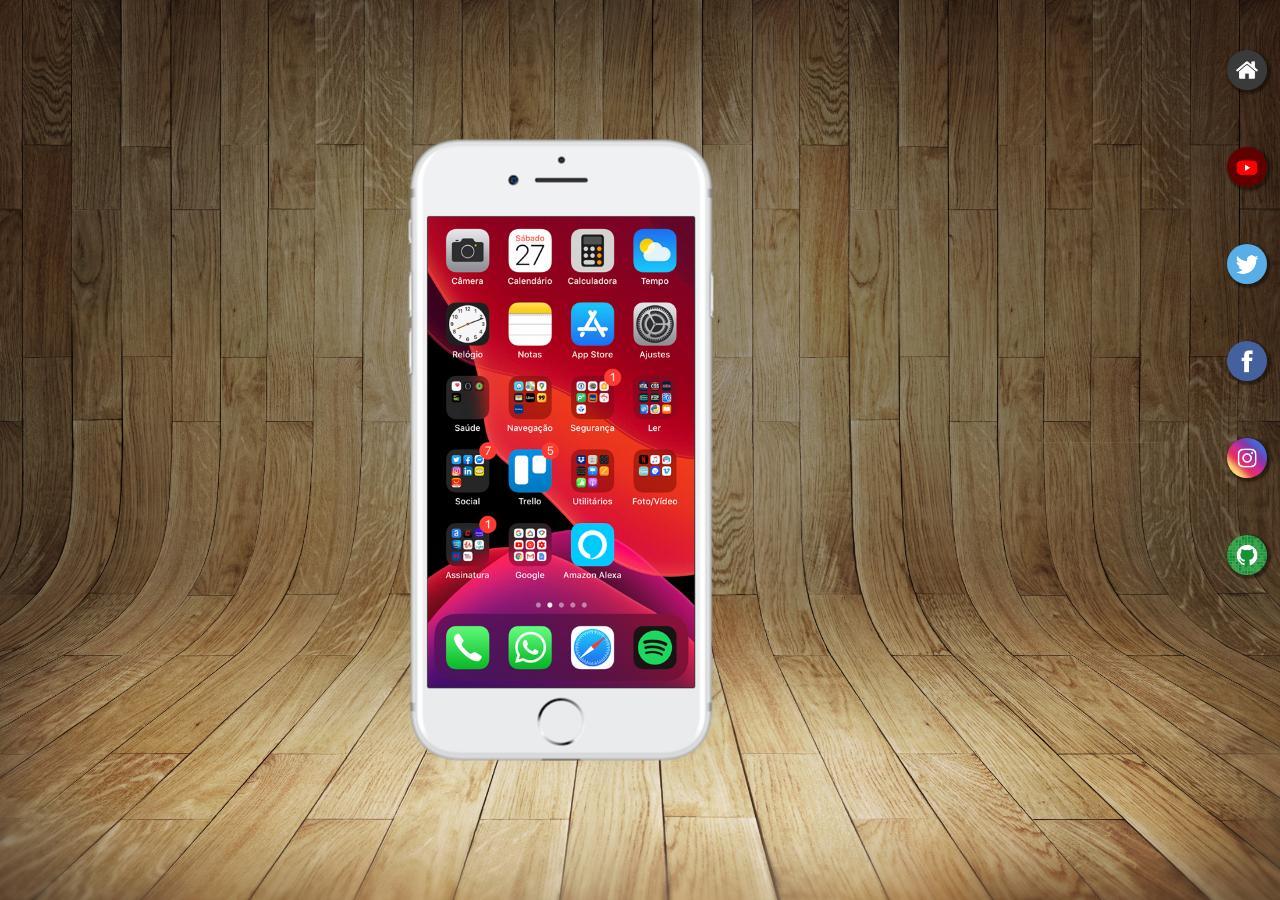
<file: index.html>
<!DOCTYPE html>
<html lang="pt-br">
<head>
    <meta charset="UTF-8">
    <meta http-equiv="X-UA-Compatible" content="IE=edge">
    <meta name="viewport" content="width=device-width, initial-scale=1.0">
    <link rel="shortcut icon" href="favicon.ico" type="imagen/" >
    <link rel="stylesheet" href="stilos/style.css">
    <title>projeto redes sociais</title>
    
</head>
   <main>
    <section id="telefone">
    <iframe src="home.html" name="tela" id="tela" frameborder="0" height="0px">
        seu navegador não é compativel com isso 
    </iframe>
    </section>
    <section id="rede-sociais">
      <a href="home.html" target="tela" > <img src="imagens/logo-home.jpg" alt=""></a><br>
      <a href="youtube.html" target="tela"> <img src="imagens/logo-youtube.jpg" alt=""></a><br>
      <a href="twitter.html" target="tela"> <img src="imagens/logo-twitter.jpg" alt=""></a><br>
      <a href="facebook.html" target="tela"> <img src="imagens/logo-facebook.jpg" alt=""></a><br>
      <a href="instagram.html" target="tela"> <img src="imagens/logo-instagram.jpg" alt=""></a><br>
      <a href="github.html" target="tela"> <img src="imagens/logo-github.jpg" alt=""></a>

    </section>
   </main>
</body>
</html>
</file>
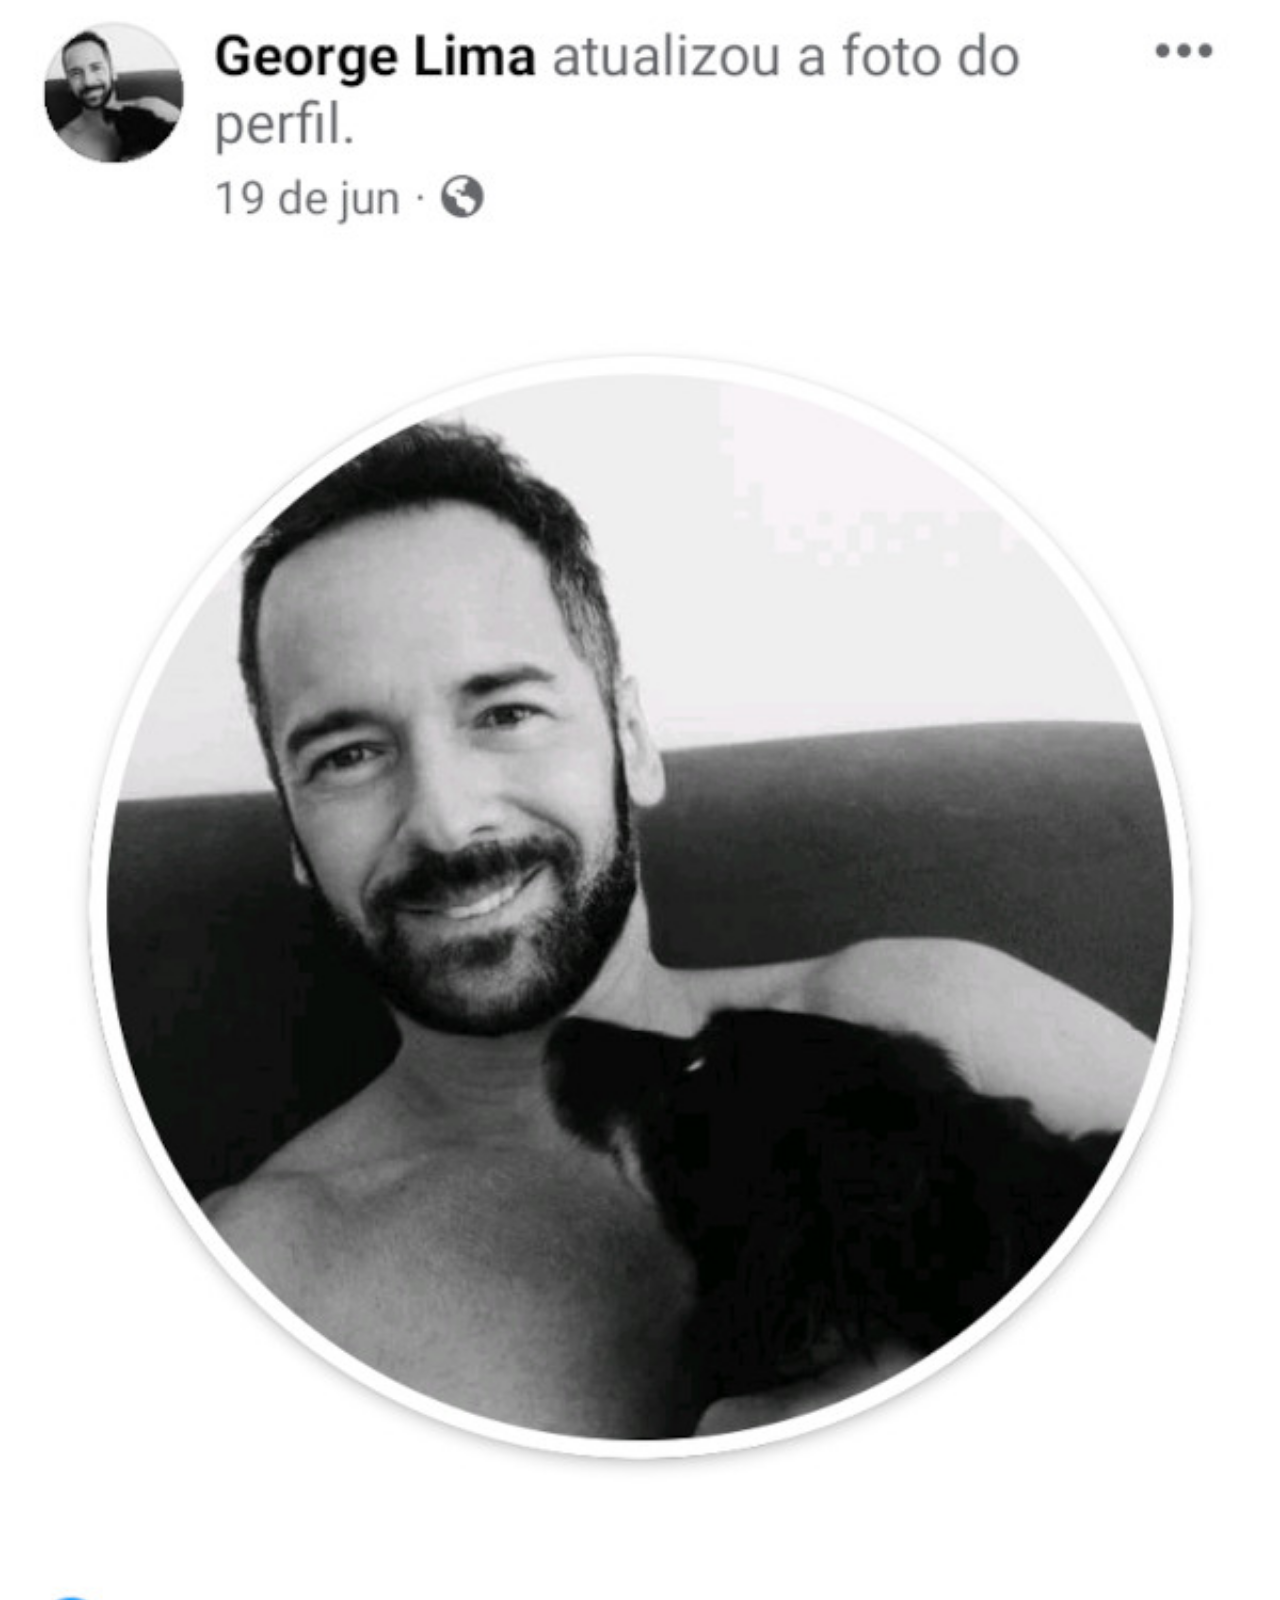
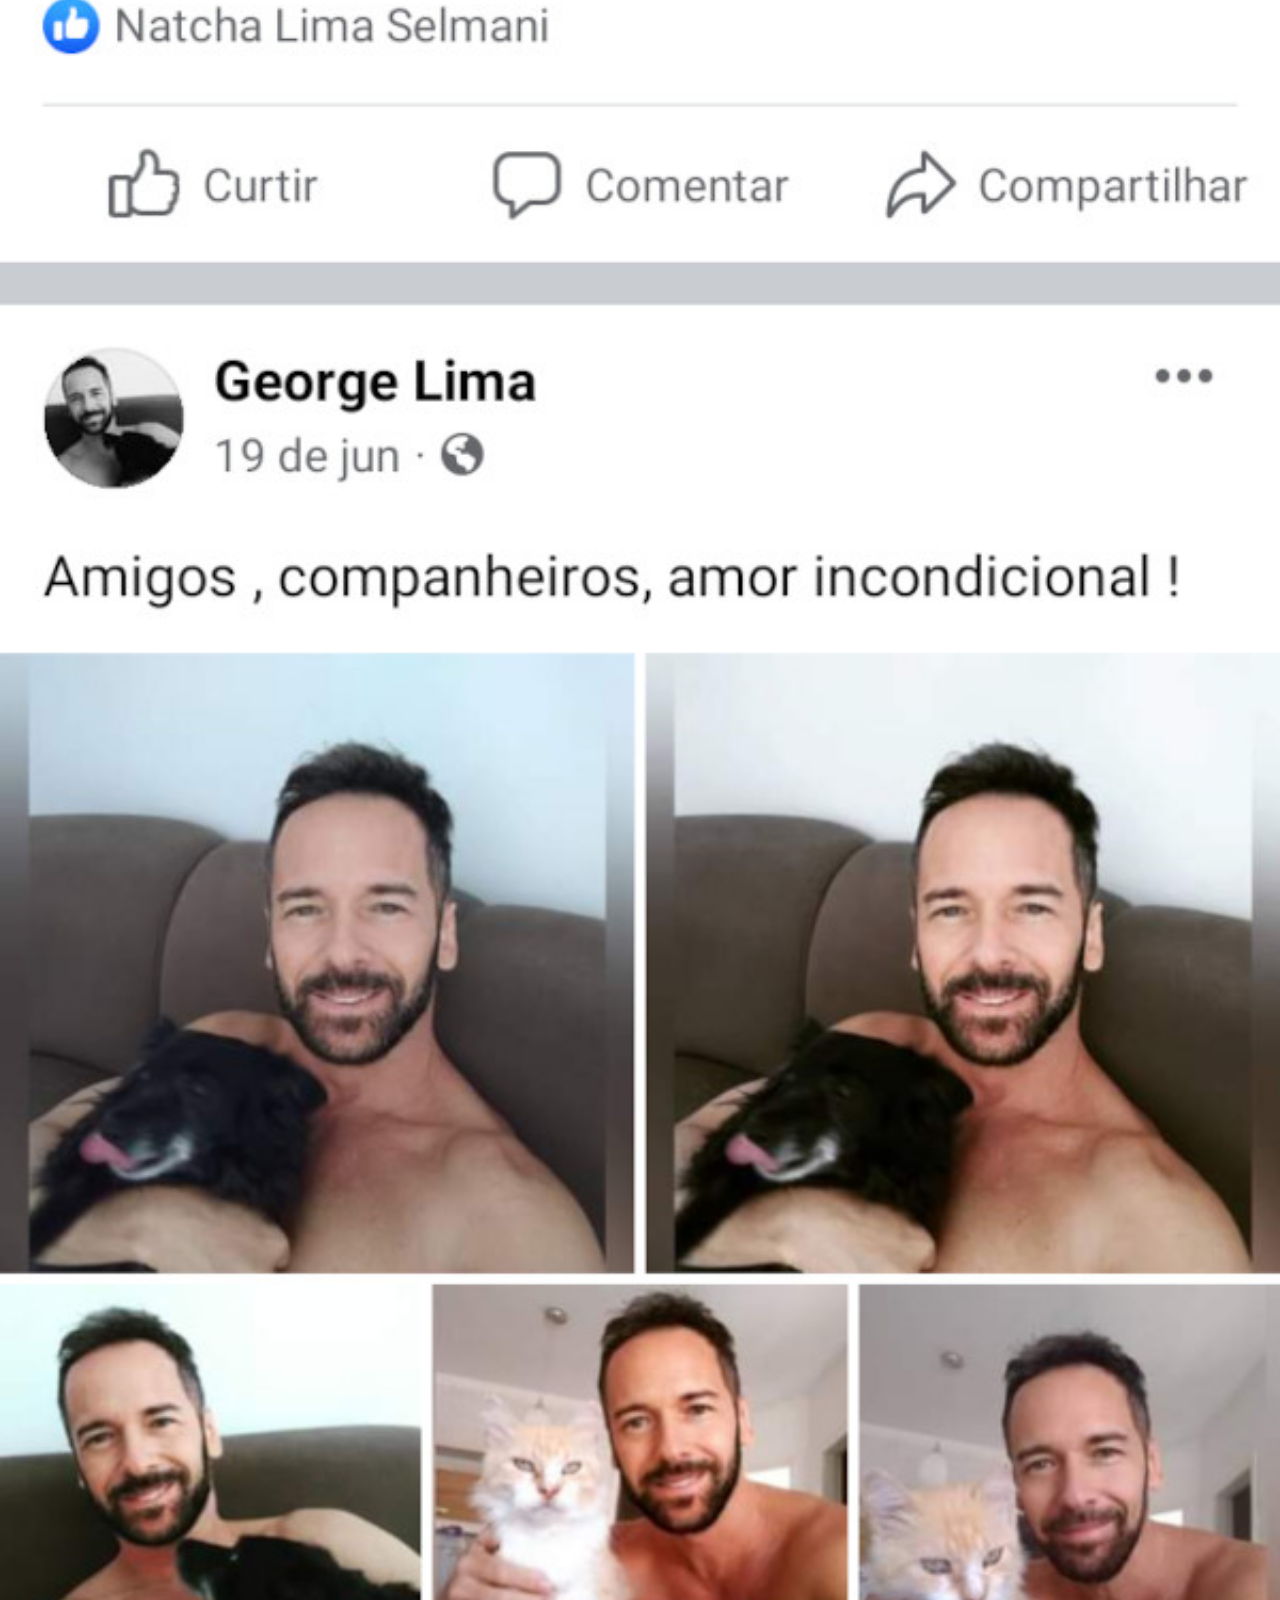
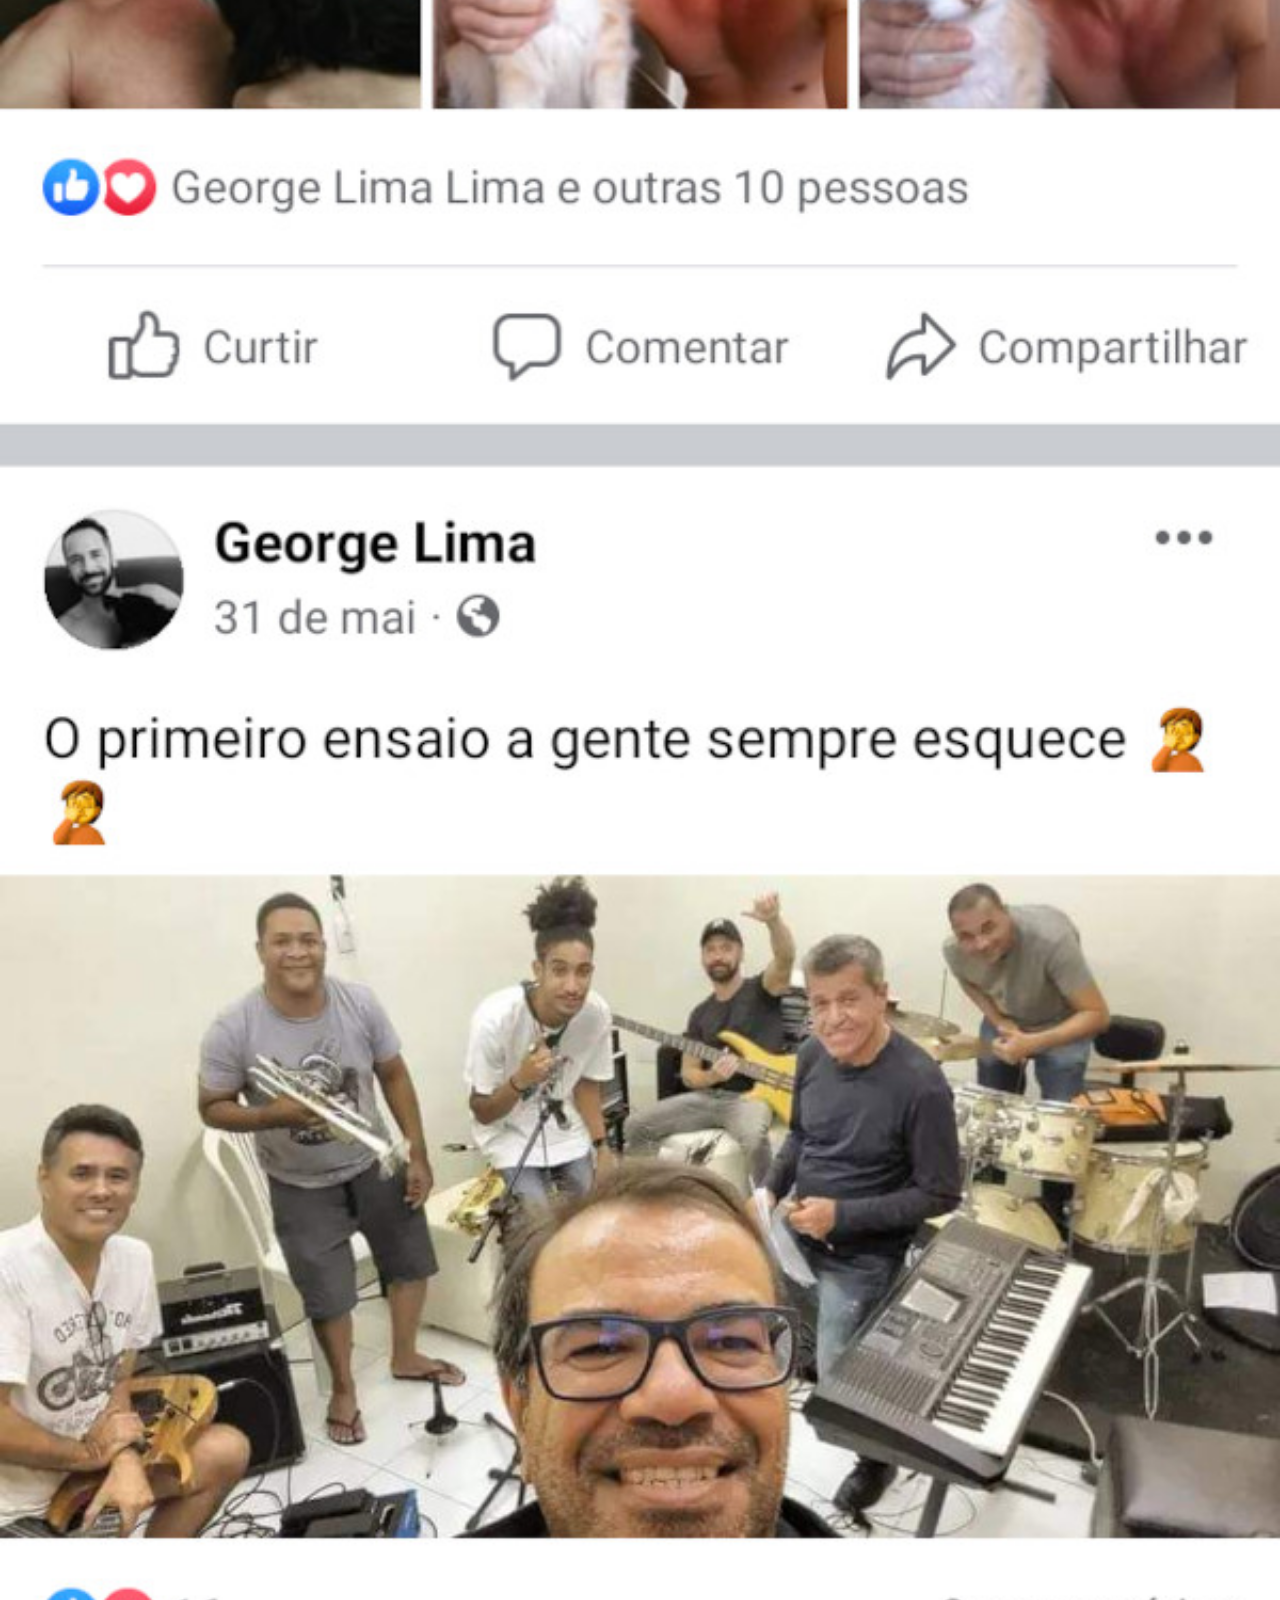
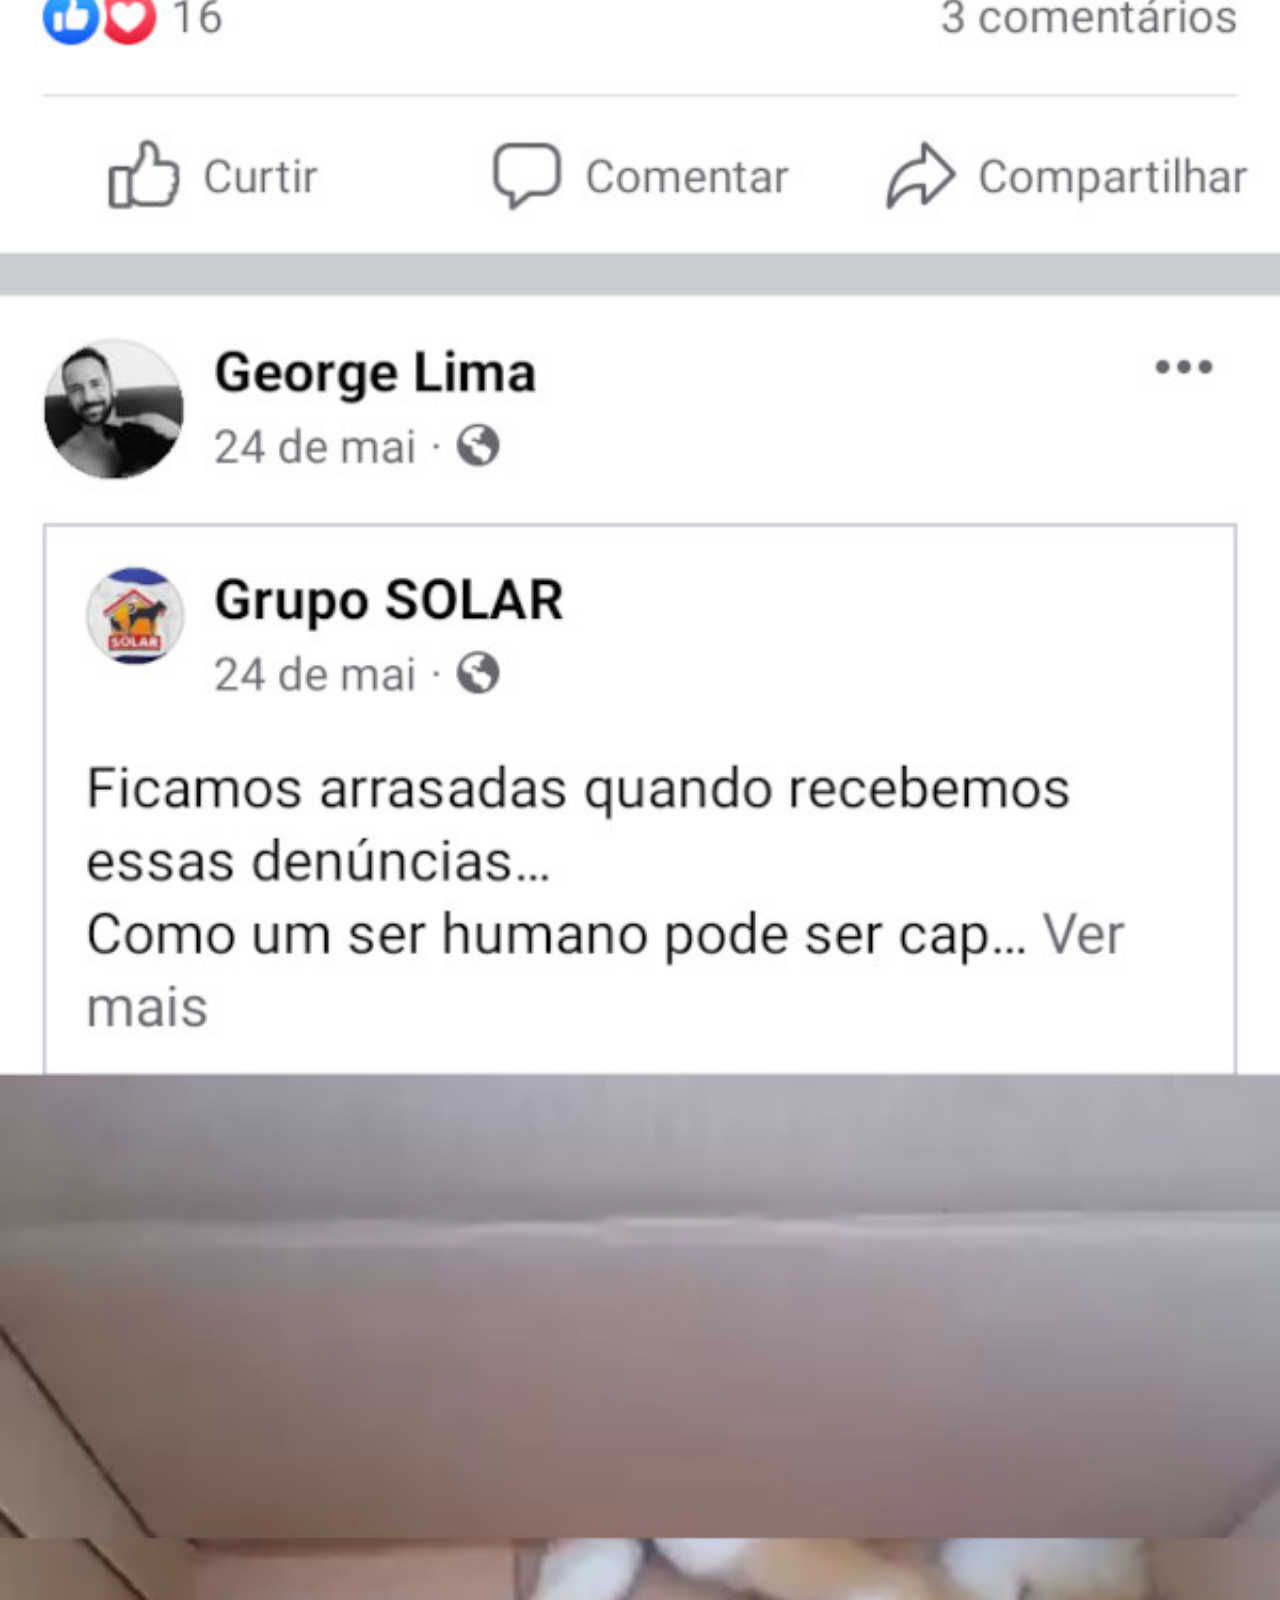
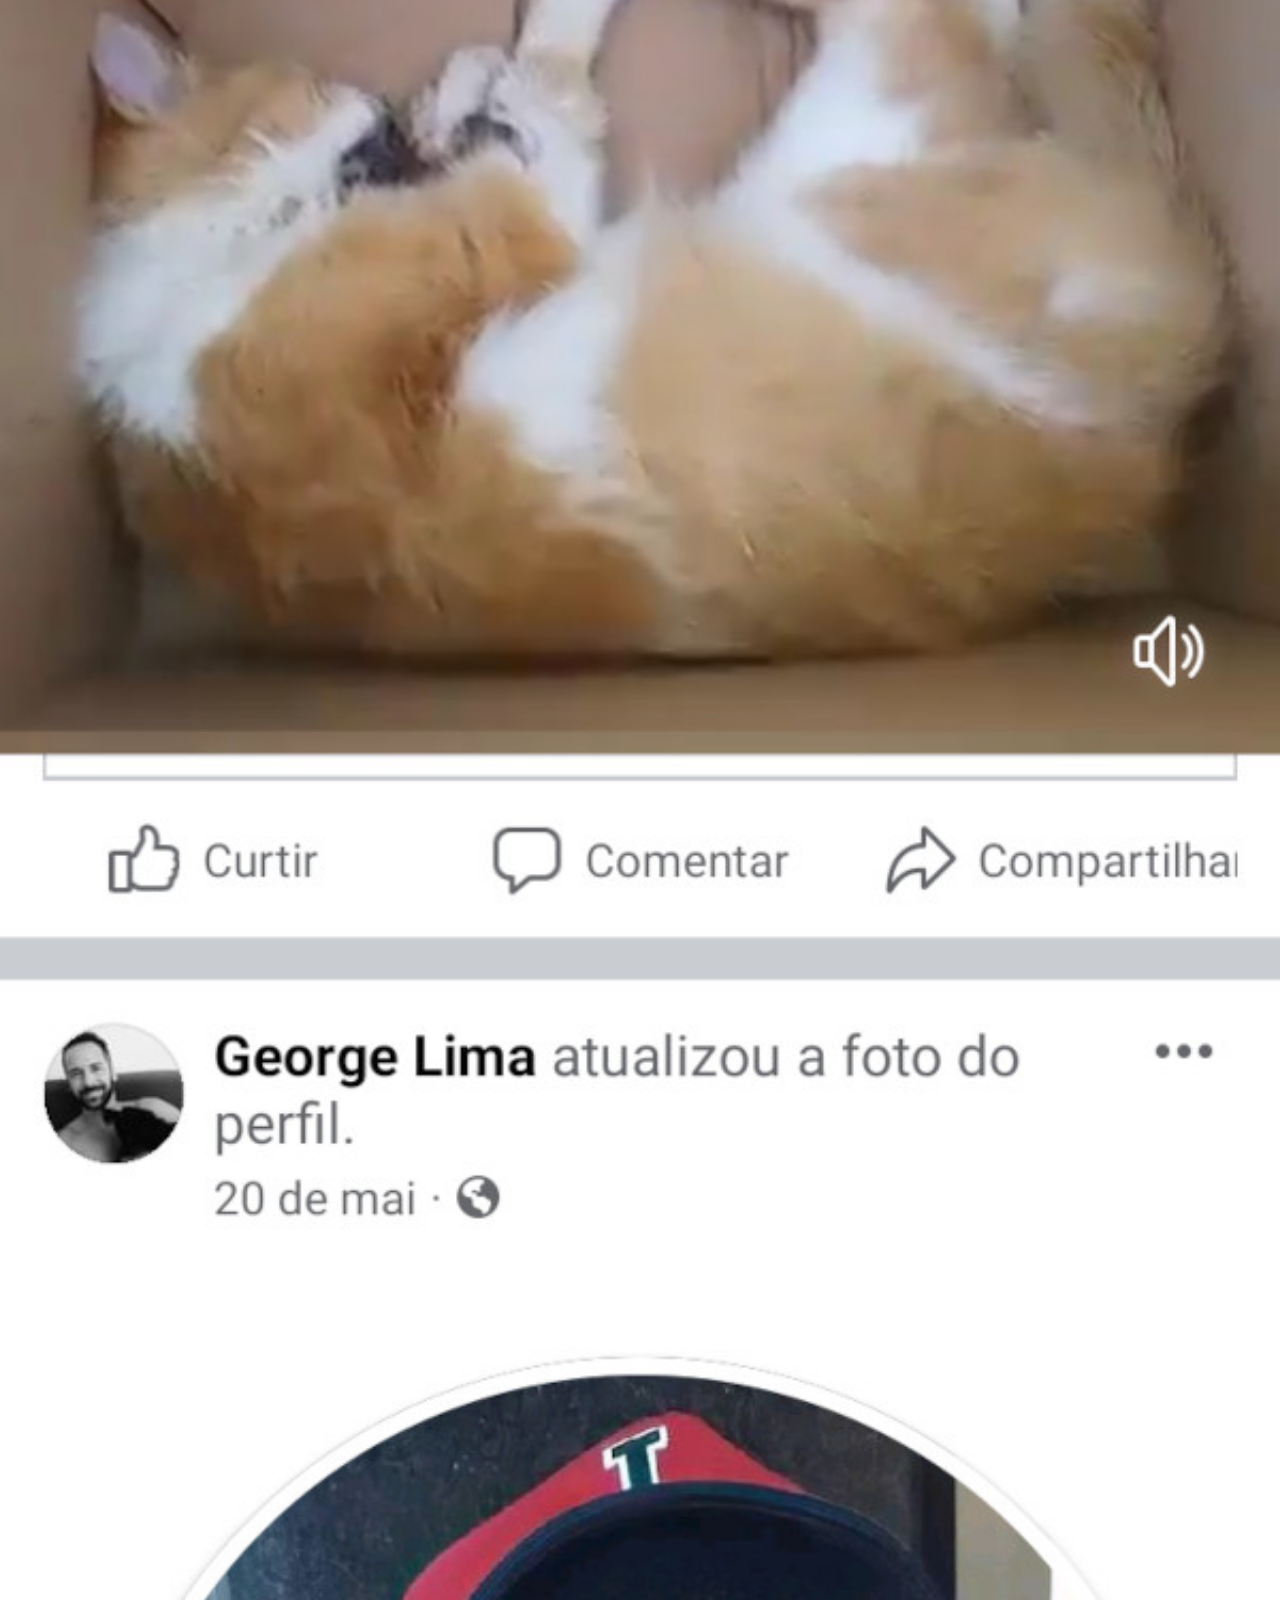
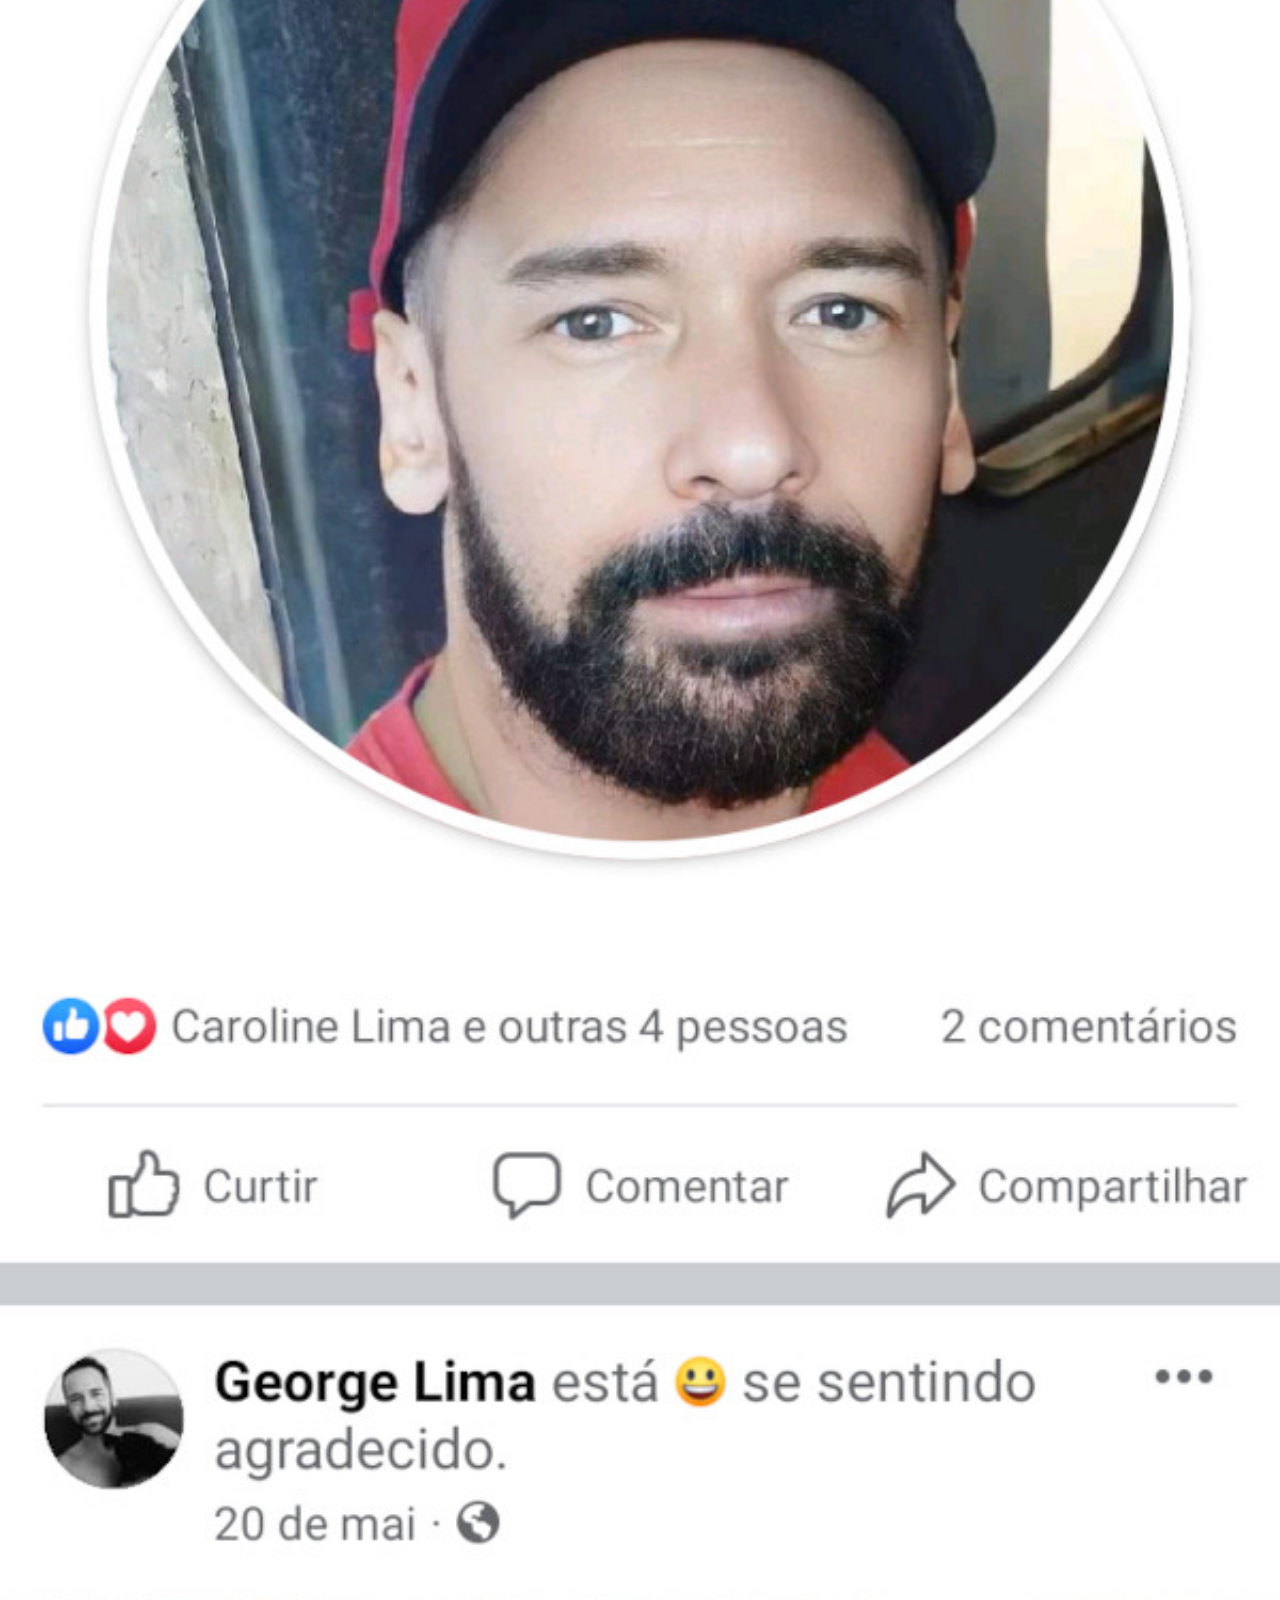
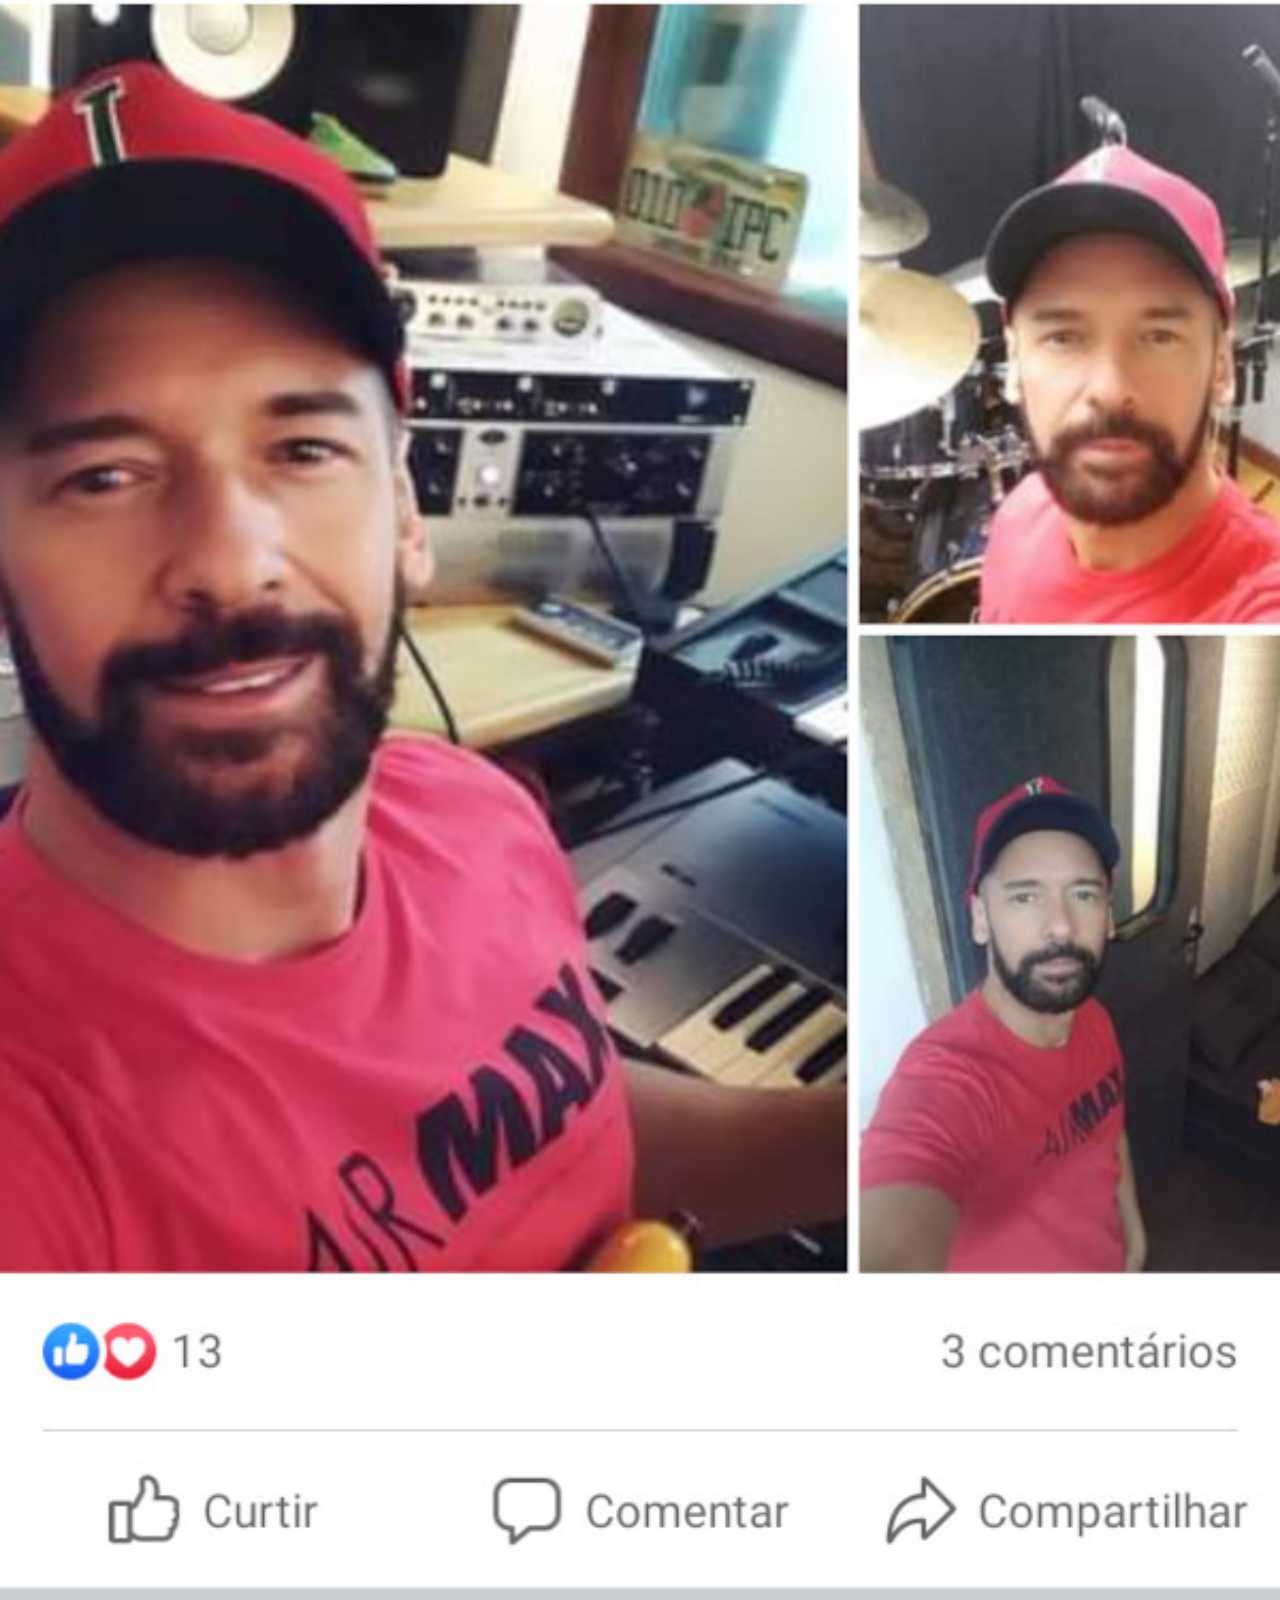
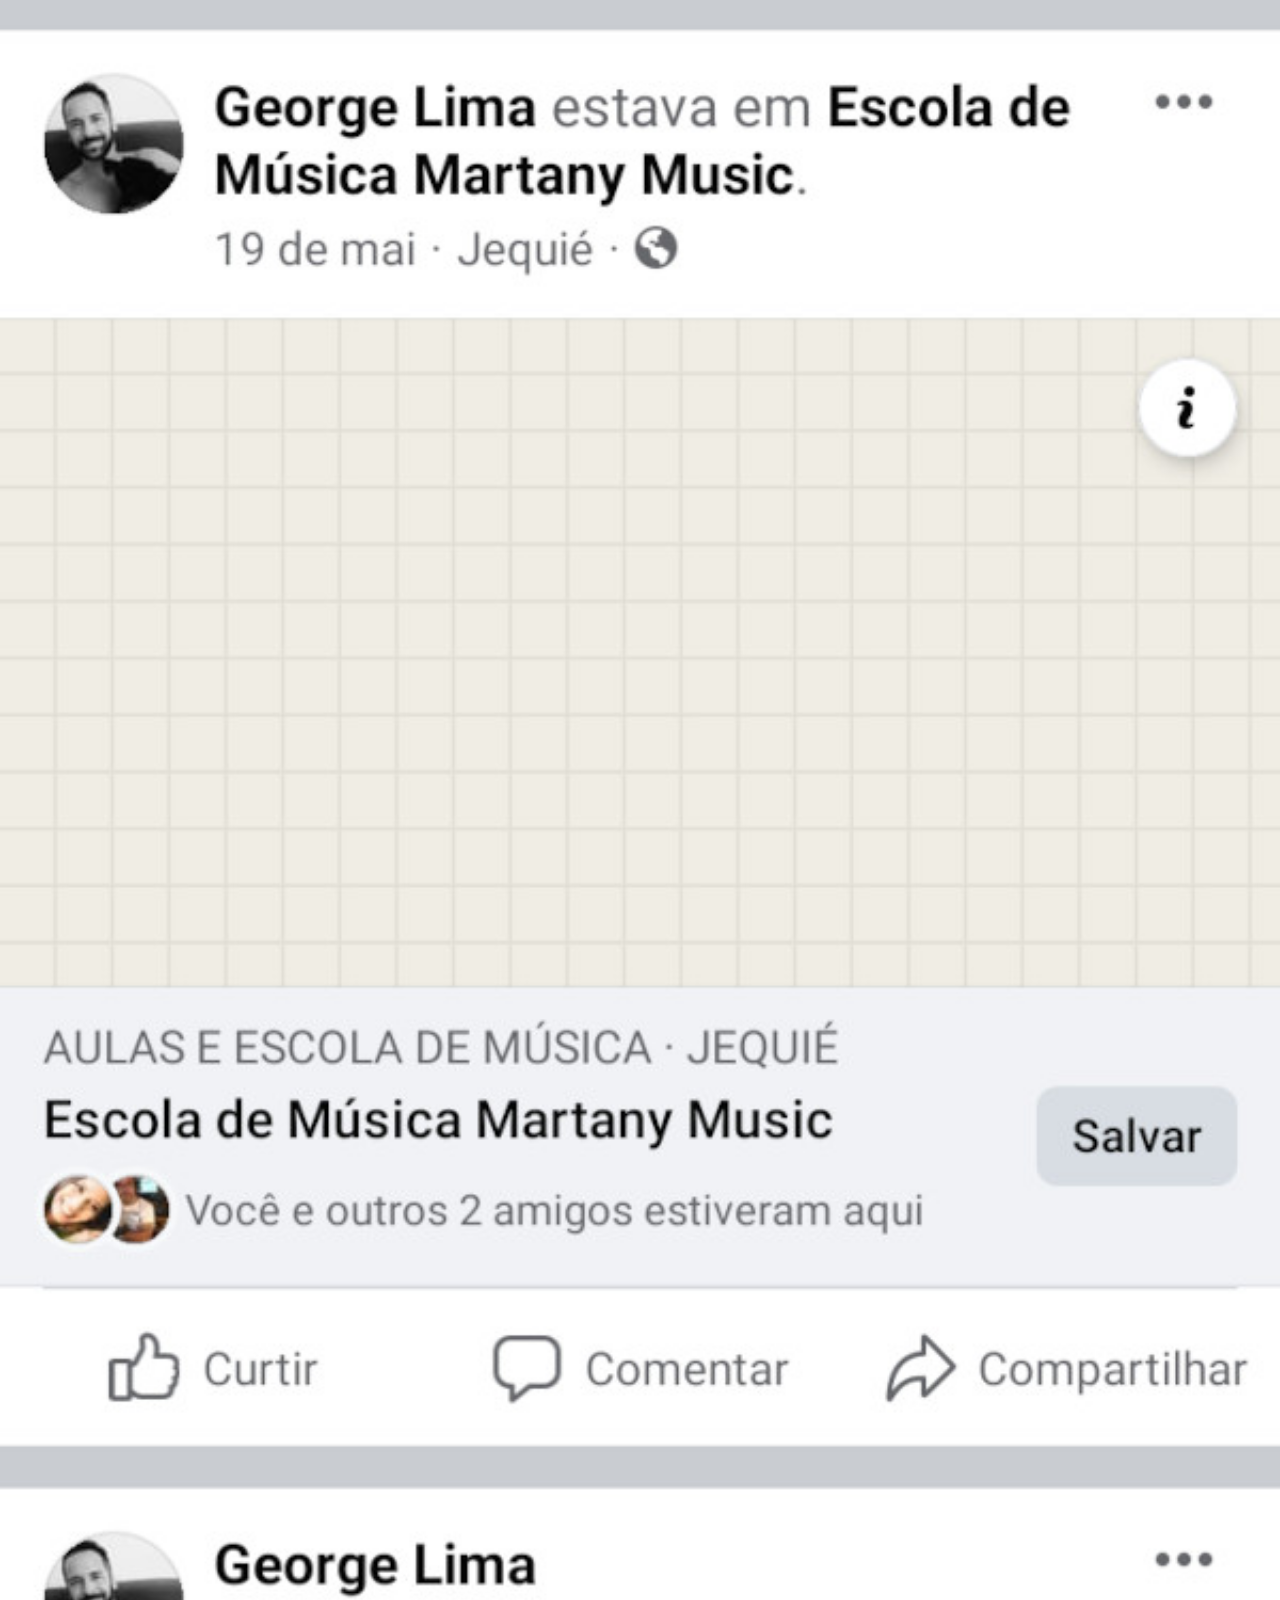
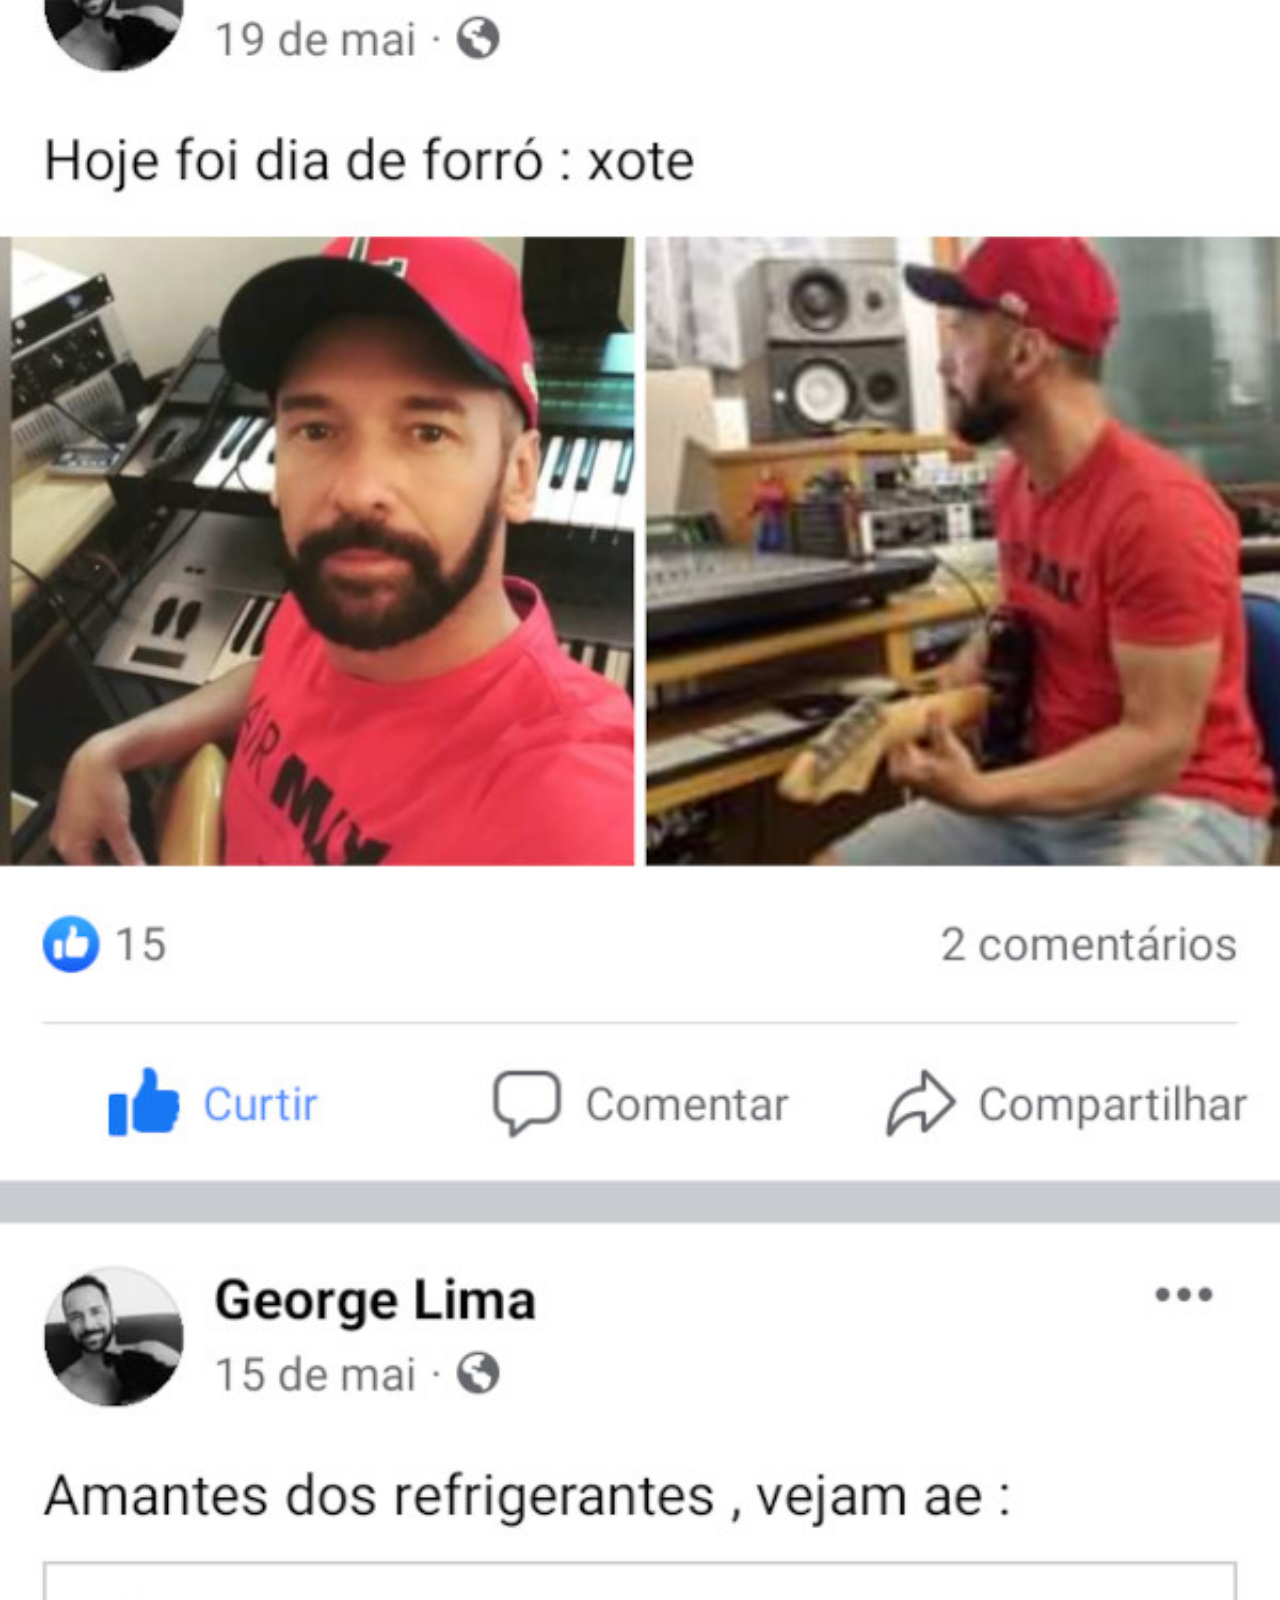
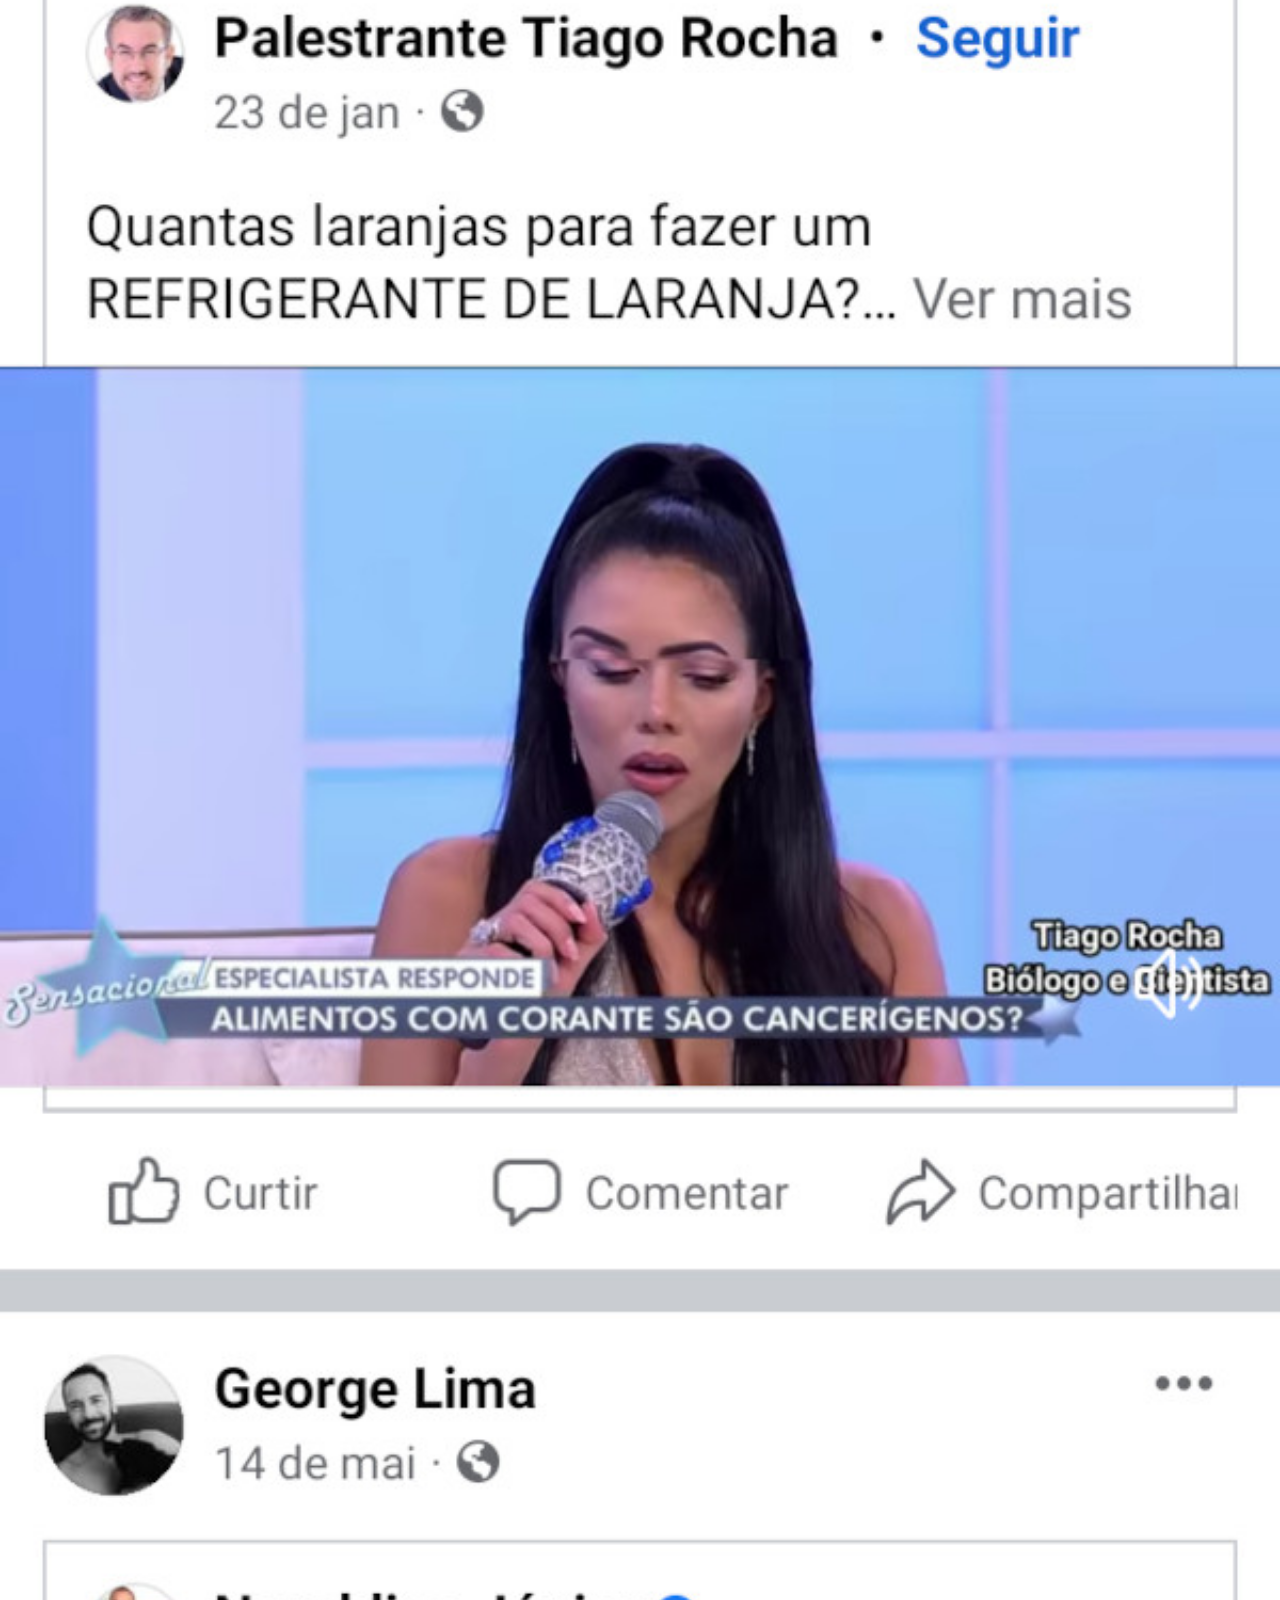
<file: facebook.html>
<!DOCTYPE html>
<html lang="pt-br">
<head>
    <meta charset="UTF-8">
    <meta http-equiv="X-UA-Compatible" content="IE=edge">
    <meta name="viewport" content="width=device-width, initial-scale=1.0">
    <title>facebook</title>
    <link rel="stylesheet" href="stilos/social.css">
</head>
<body>
    <img src="imagens/facebookeu.jpg" alt="facebook">
    <a href="https://www.facebook.com/jinholima" target="_blank">ACESSE</a>
</body>
</html>
</file>
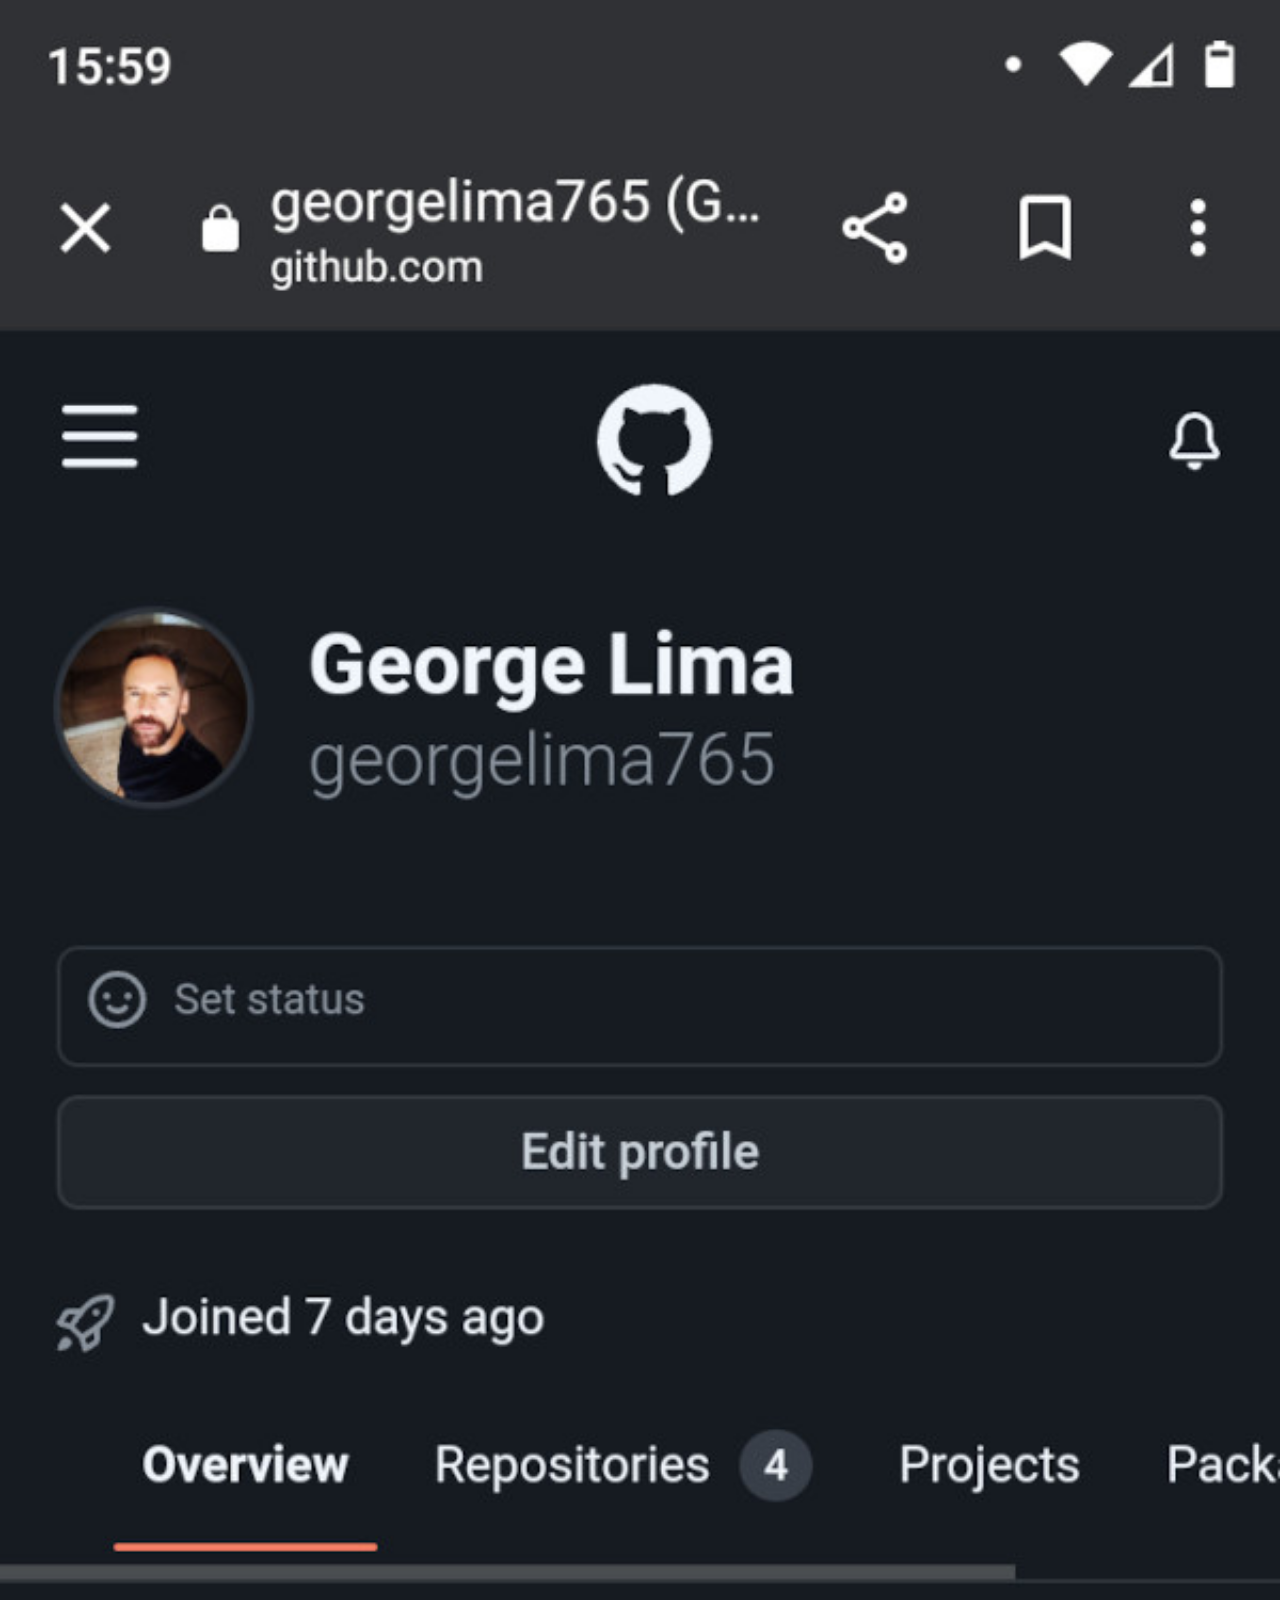
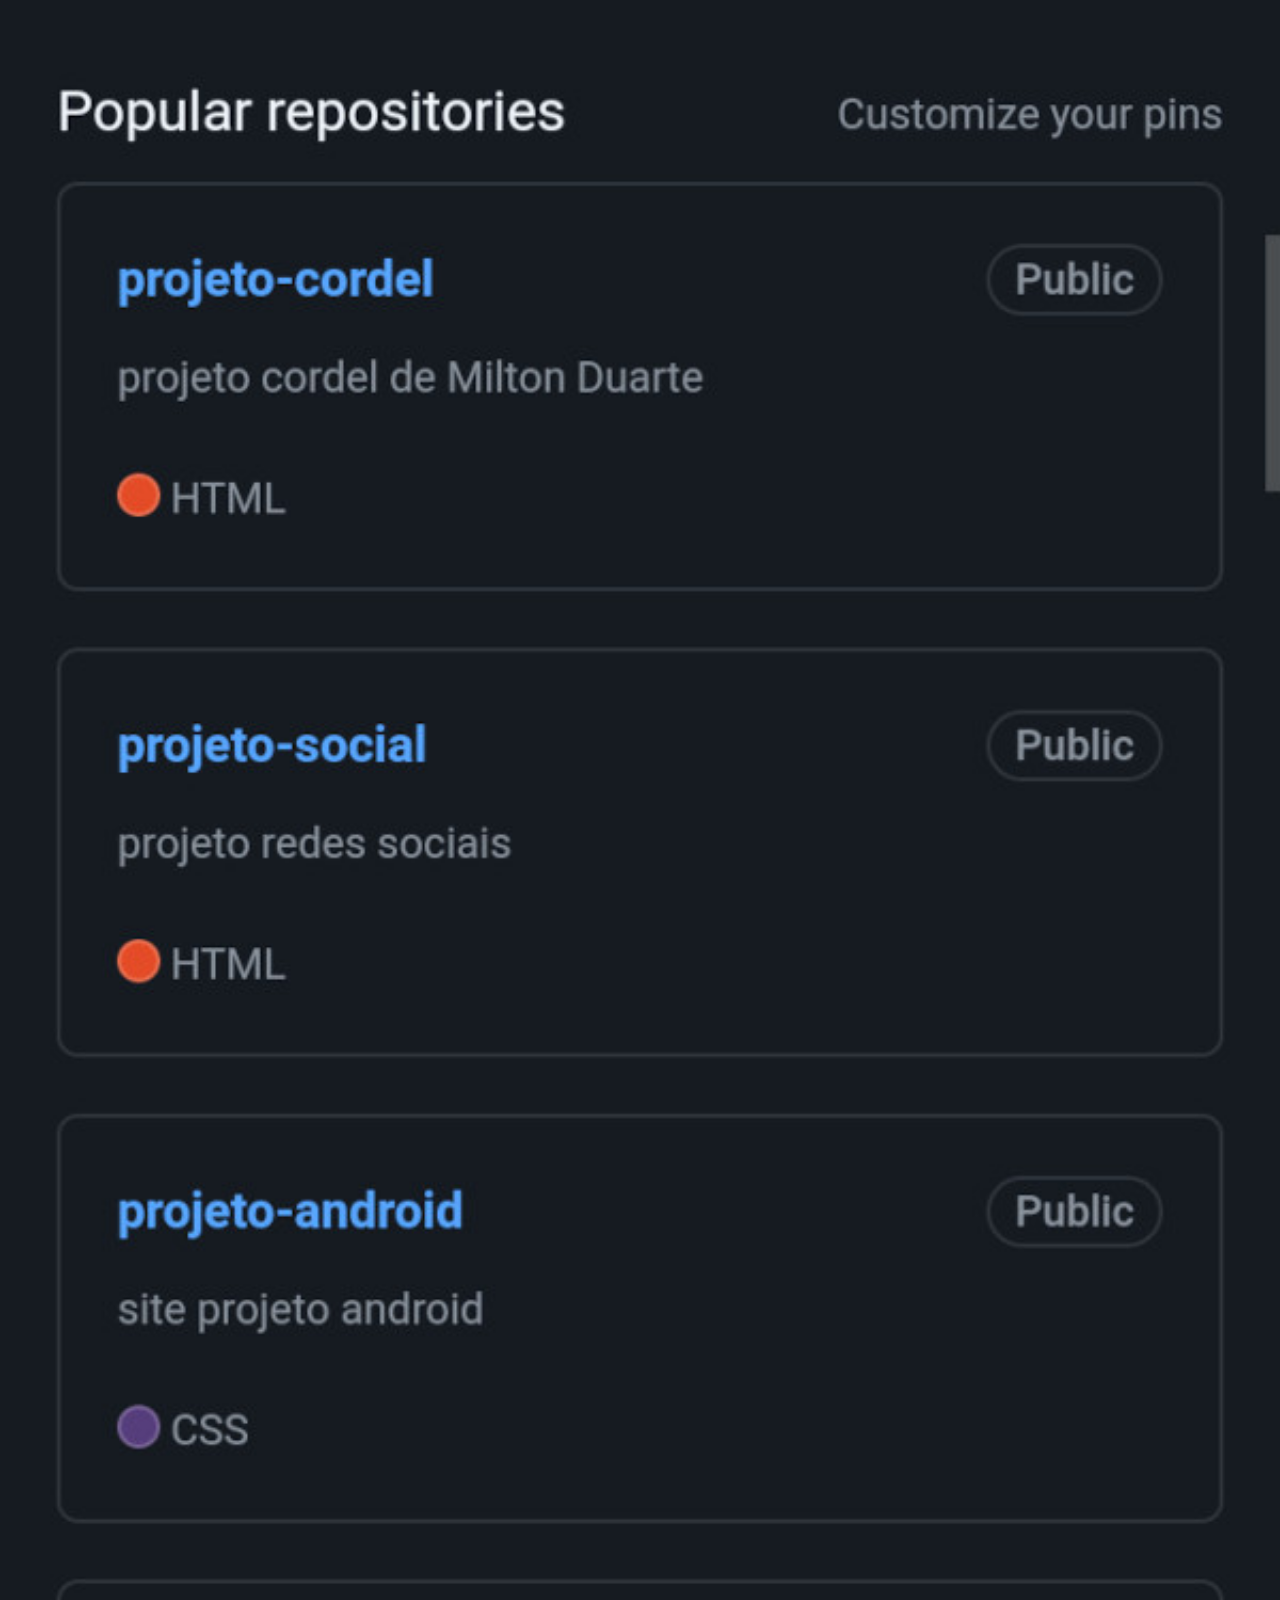
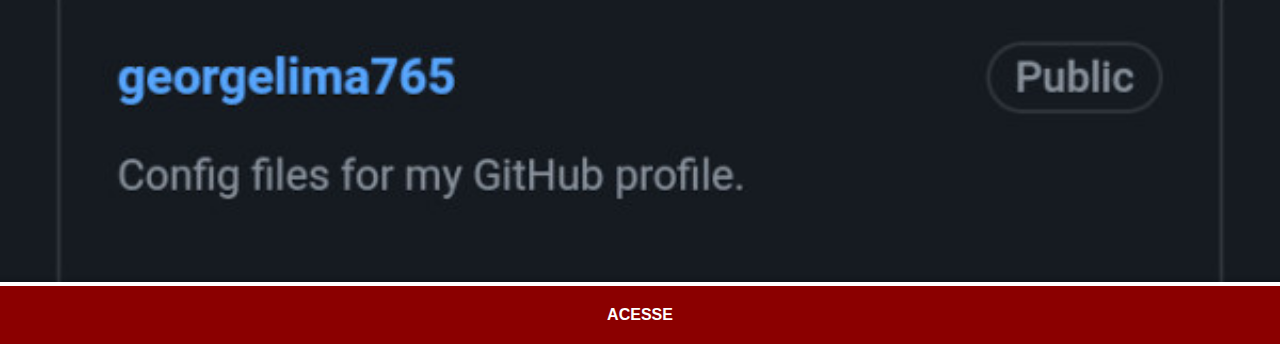
<file: github.html>
<!DOCTYPE html>
<html lang="pt-br">
<head>
    <meta charset="UTF-8">
    <meta http-equiv="X-UA-Compatible" content="IE=edge">
    <meta name="viewport" content="width=device-width, initial-scale=1.0">
    <title>github</title>
    <link rel="stylesheet" href="stilos/social.css">
</head>
<body>
    <img src="imagens/githubeu.jpg" alt="github">
    <a href="https://github.com/georgelima765" target="_blank"> ACESSE</a>
</body>
</html>
</file>
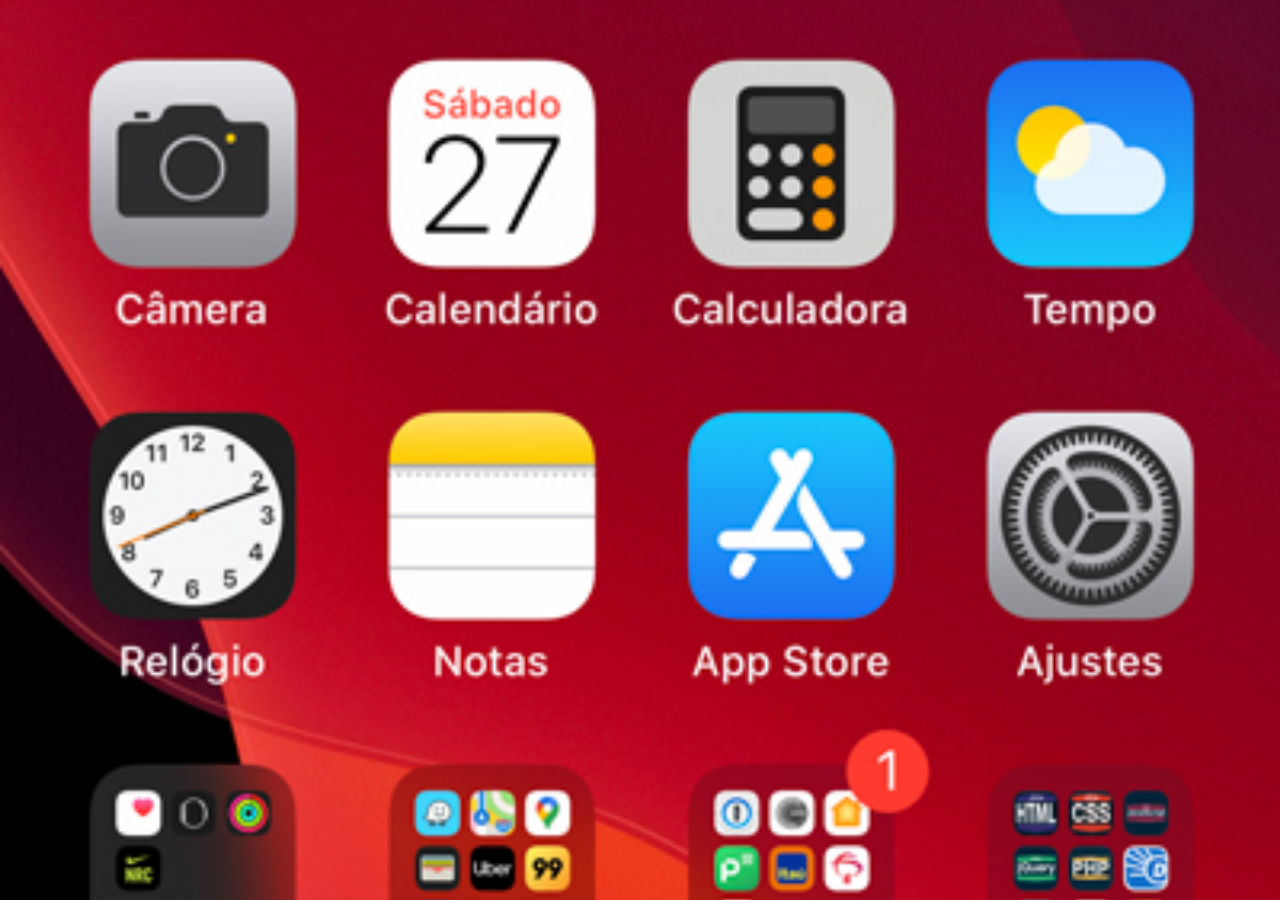
<file: home.html>
<!DOCTYPE html>
<html lang="pt-br">
<head>
    <meta charset="UTF-8">
    <meta http-equiv="X-UA-Compatible" content="IE=edge">
    <meta name="viewport" content="width=device-width, initial-scale=1.0">
    <title>home</title>
</head>
<style>
    *{
        margin: 0px;
        padding: 0px;
    }
    body{
        width: 10vw;/*certo 10vw*/
        height: 100vh;/*certo 100vh*/
        background: black url('imagens/tela-home.jpg') no-repeat top center;
        background-size: cover;
    }
</style>
<body>
    
</body>
</html>
</file>
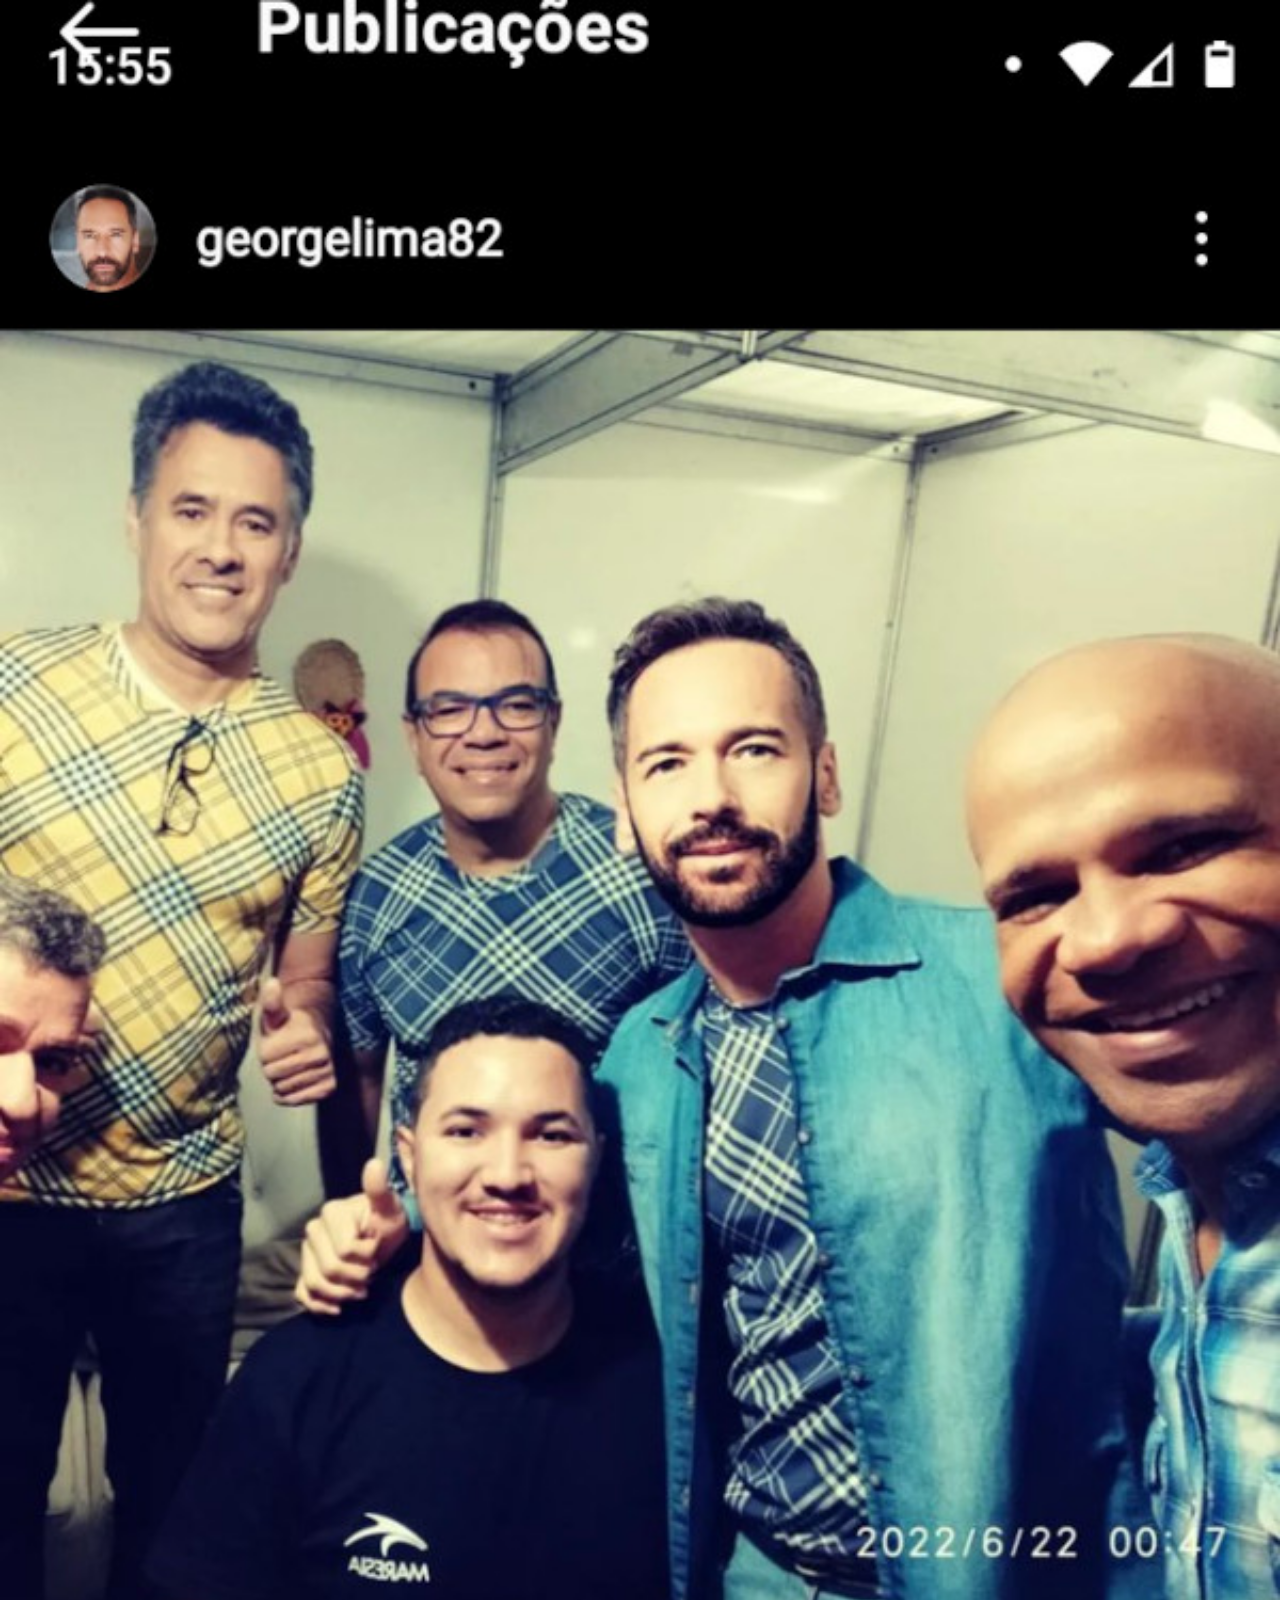
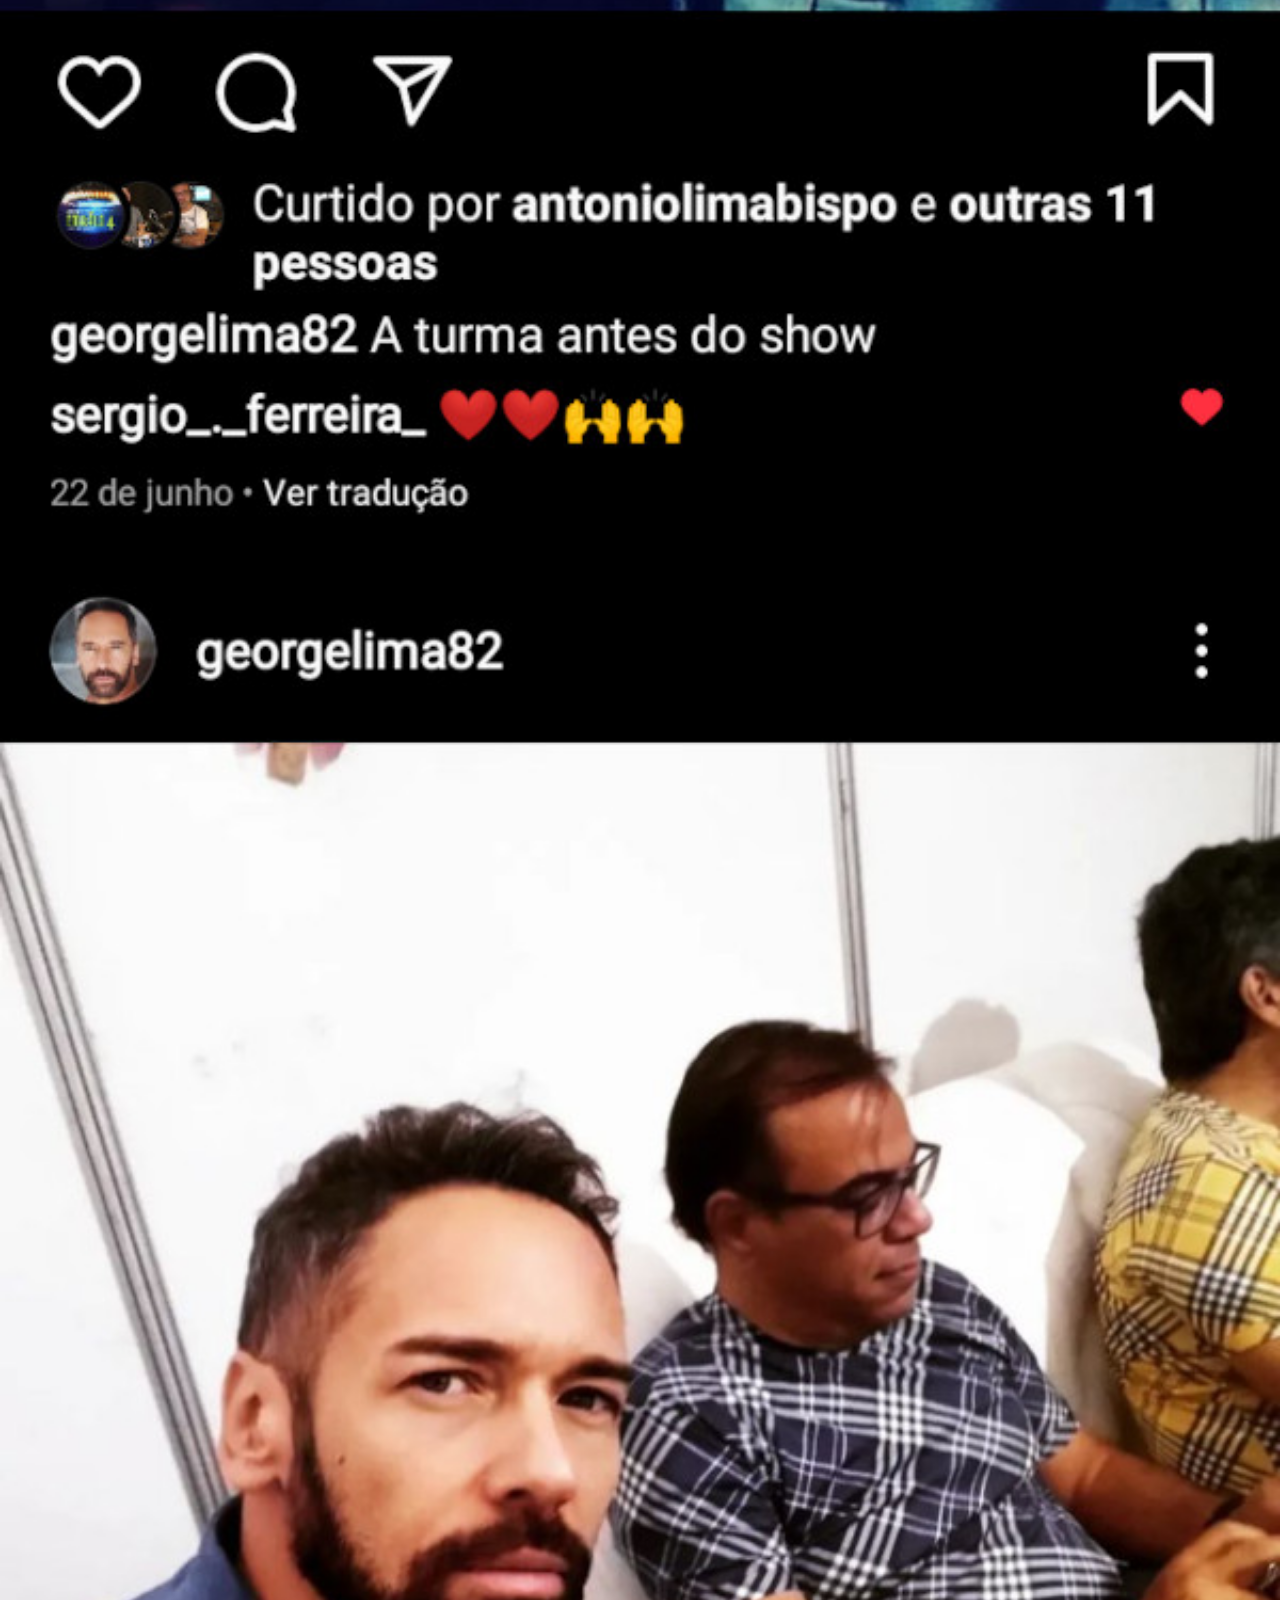
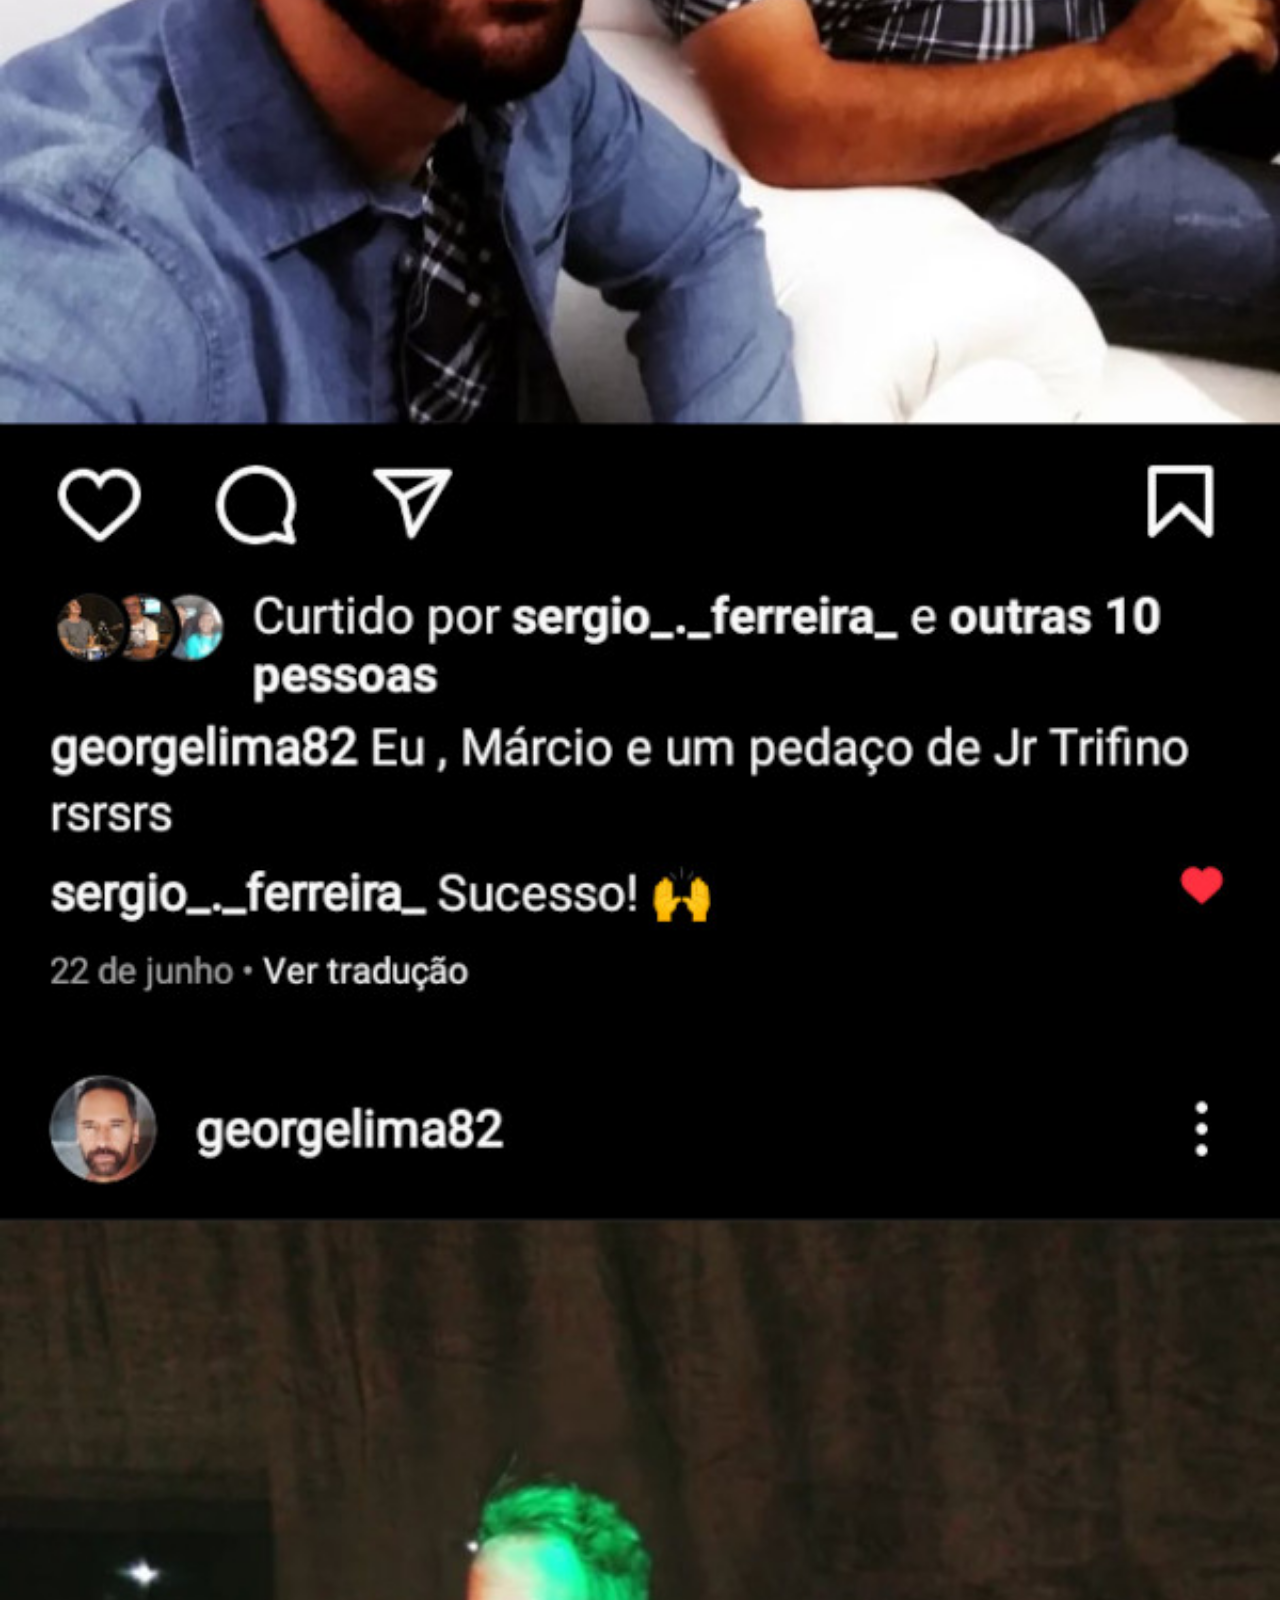
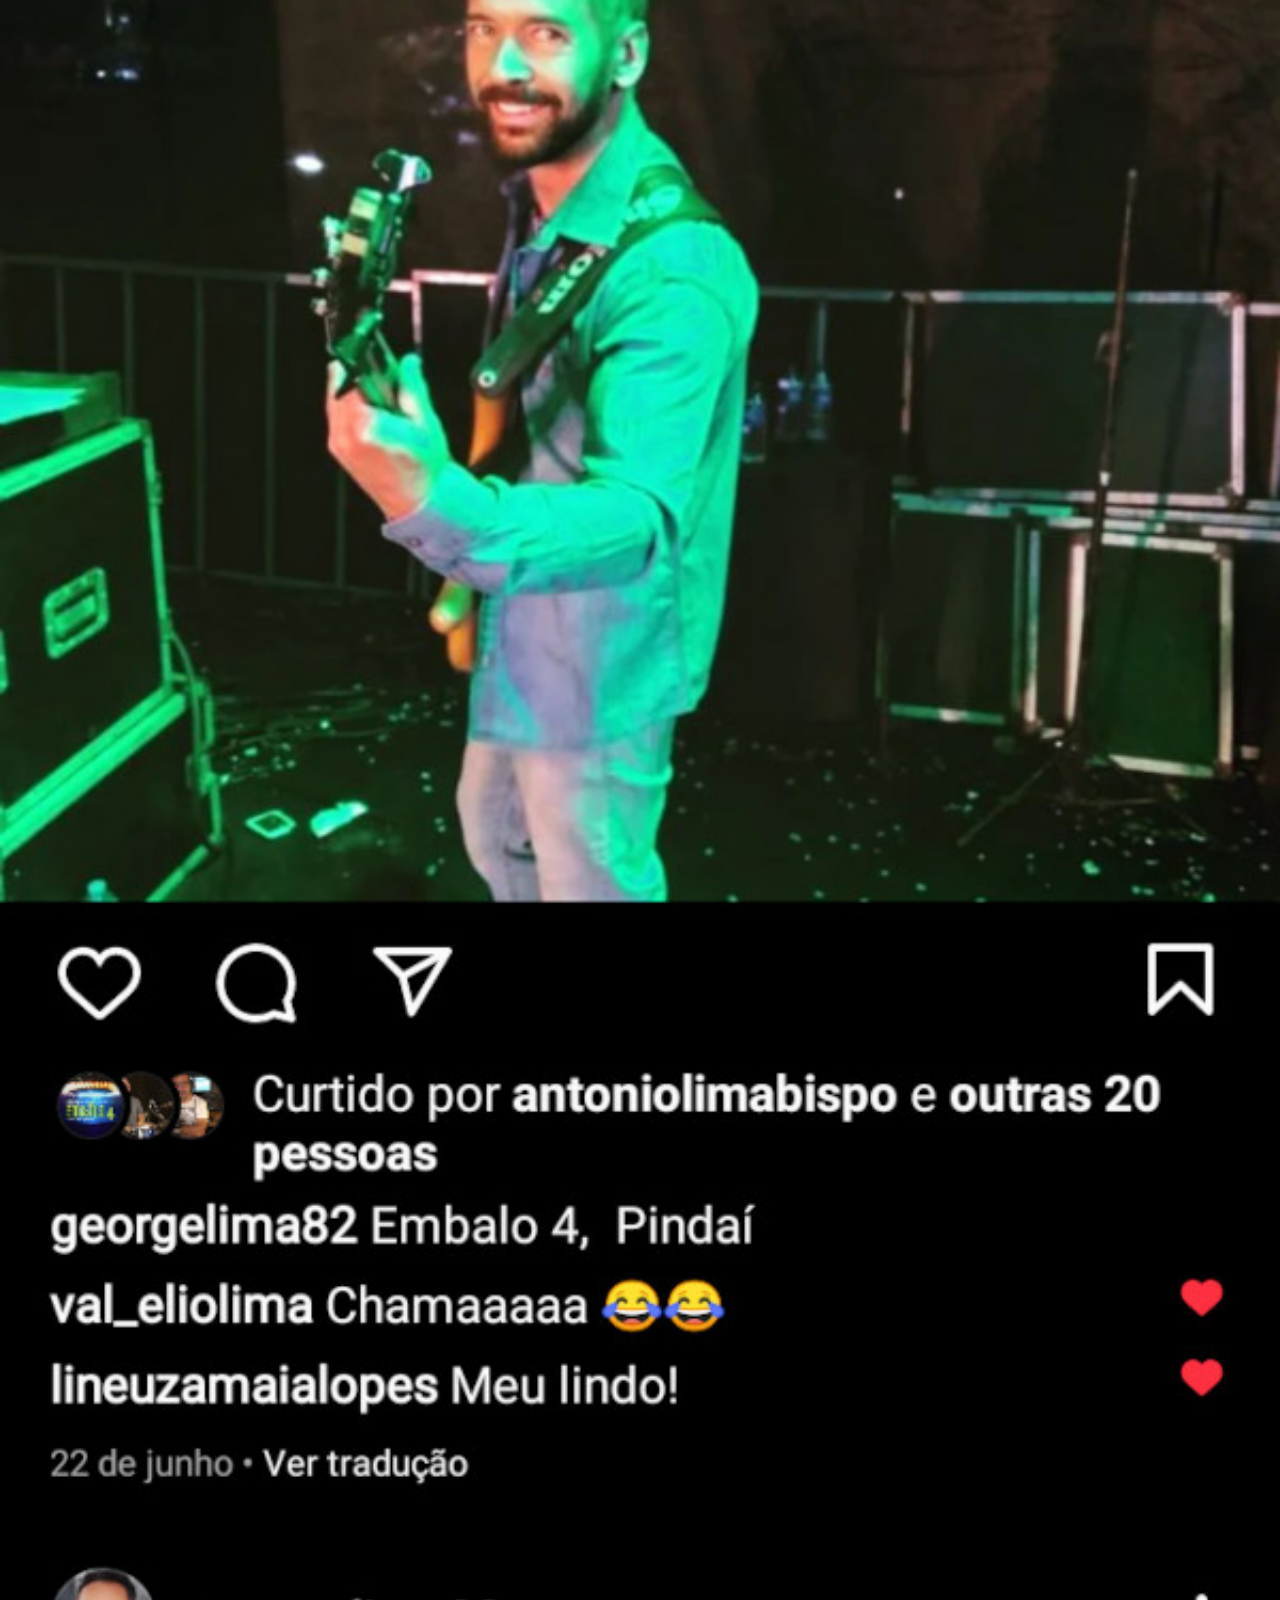
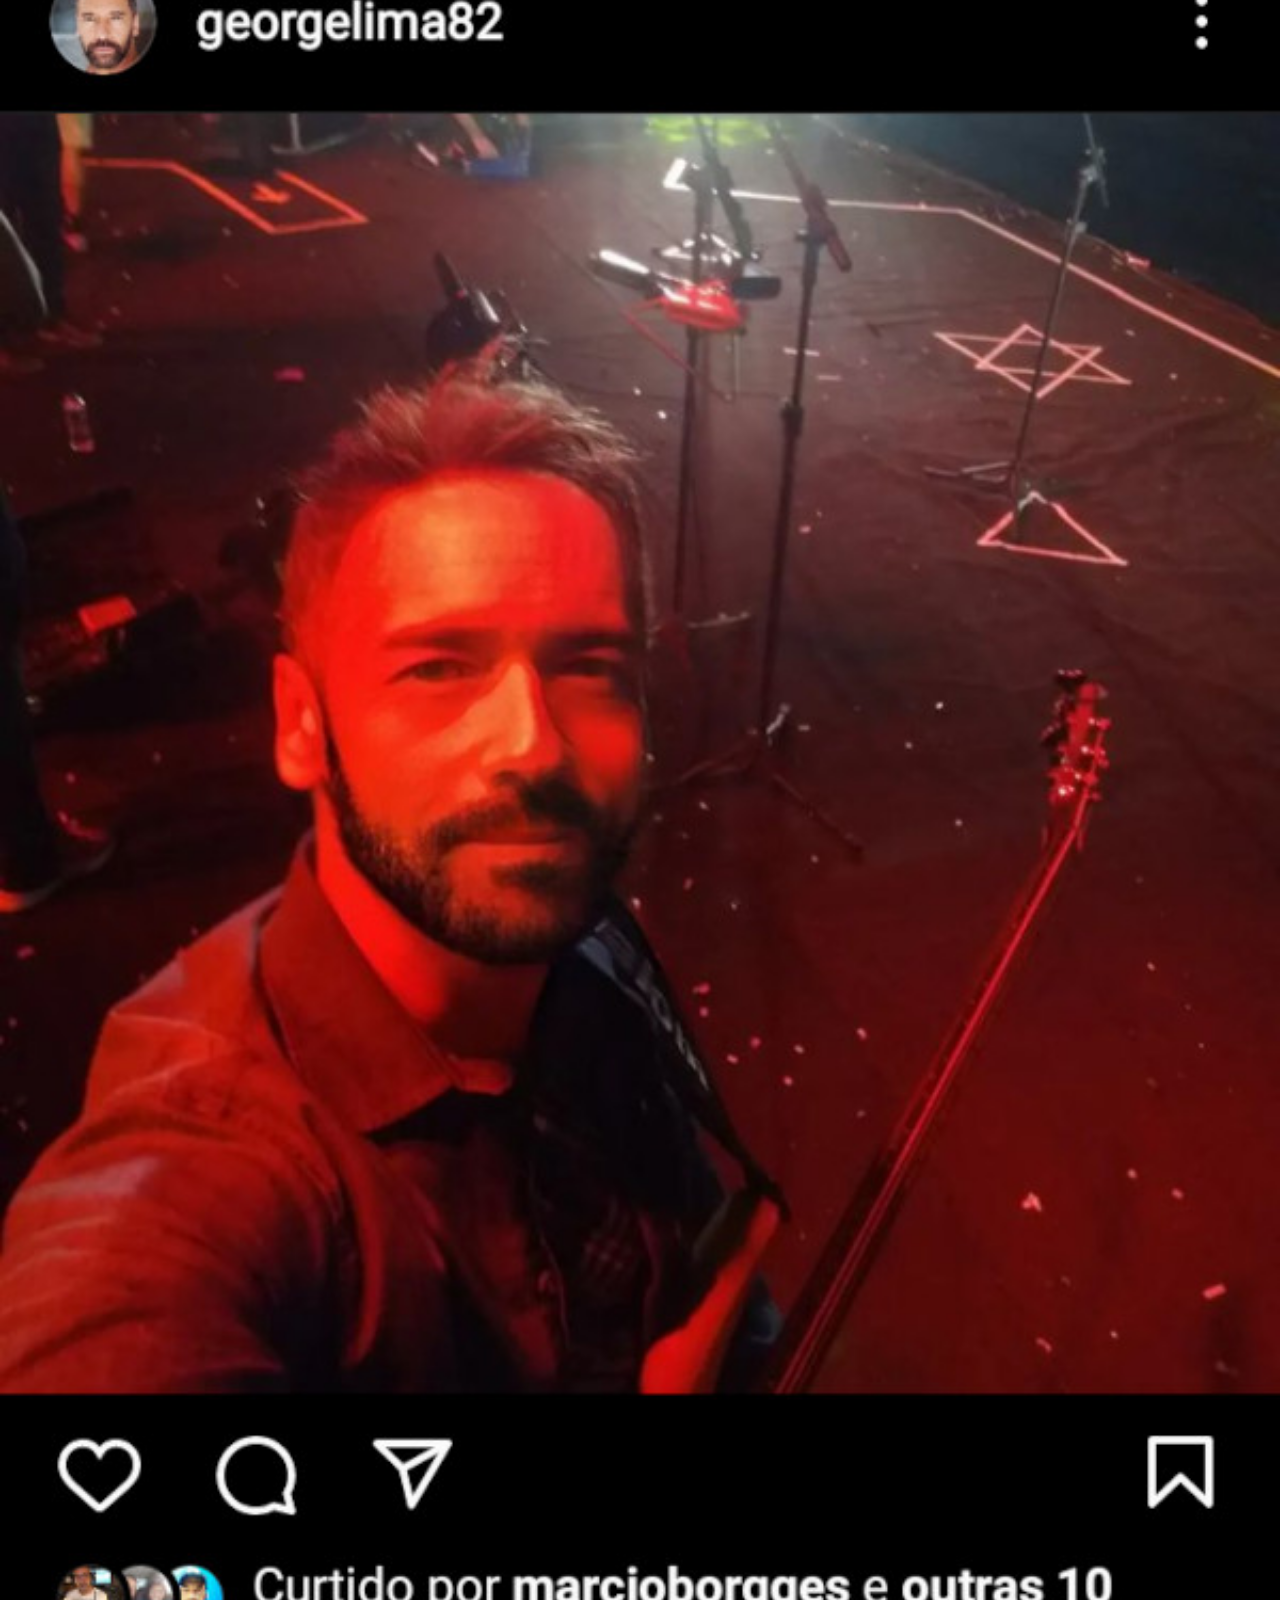
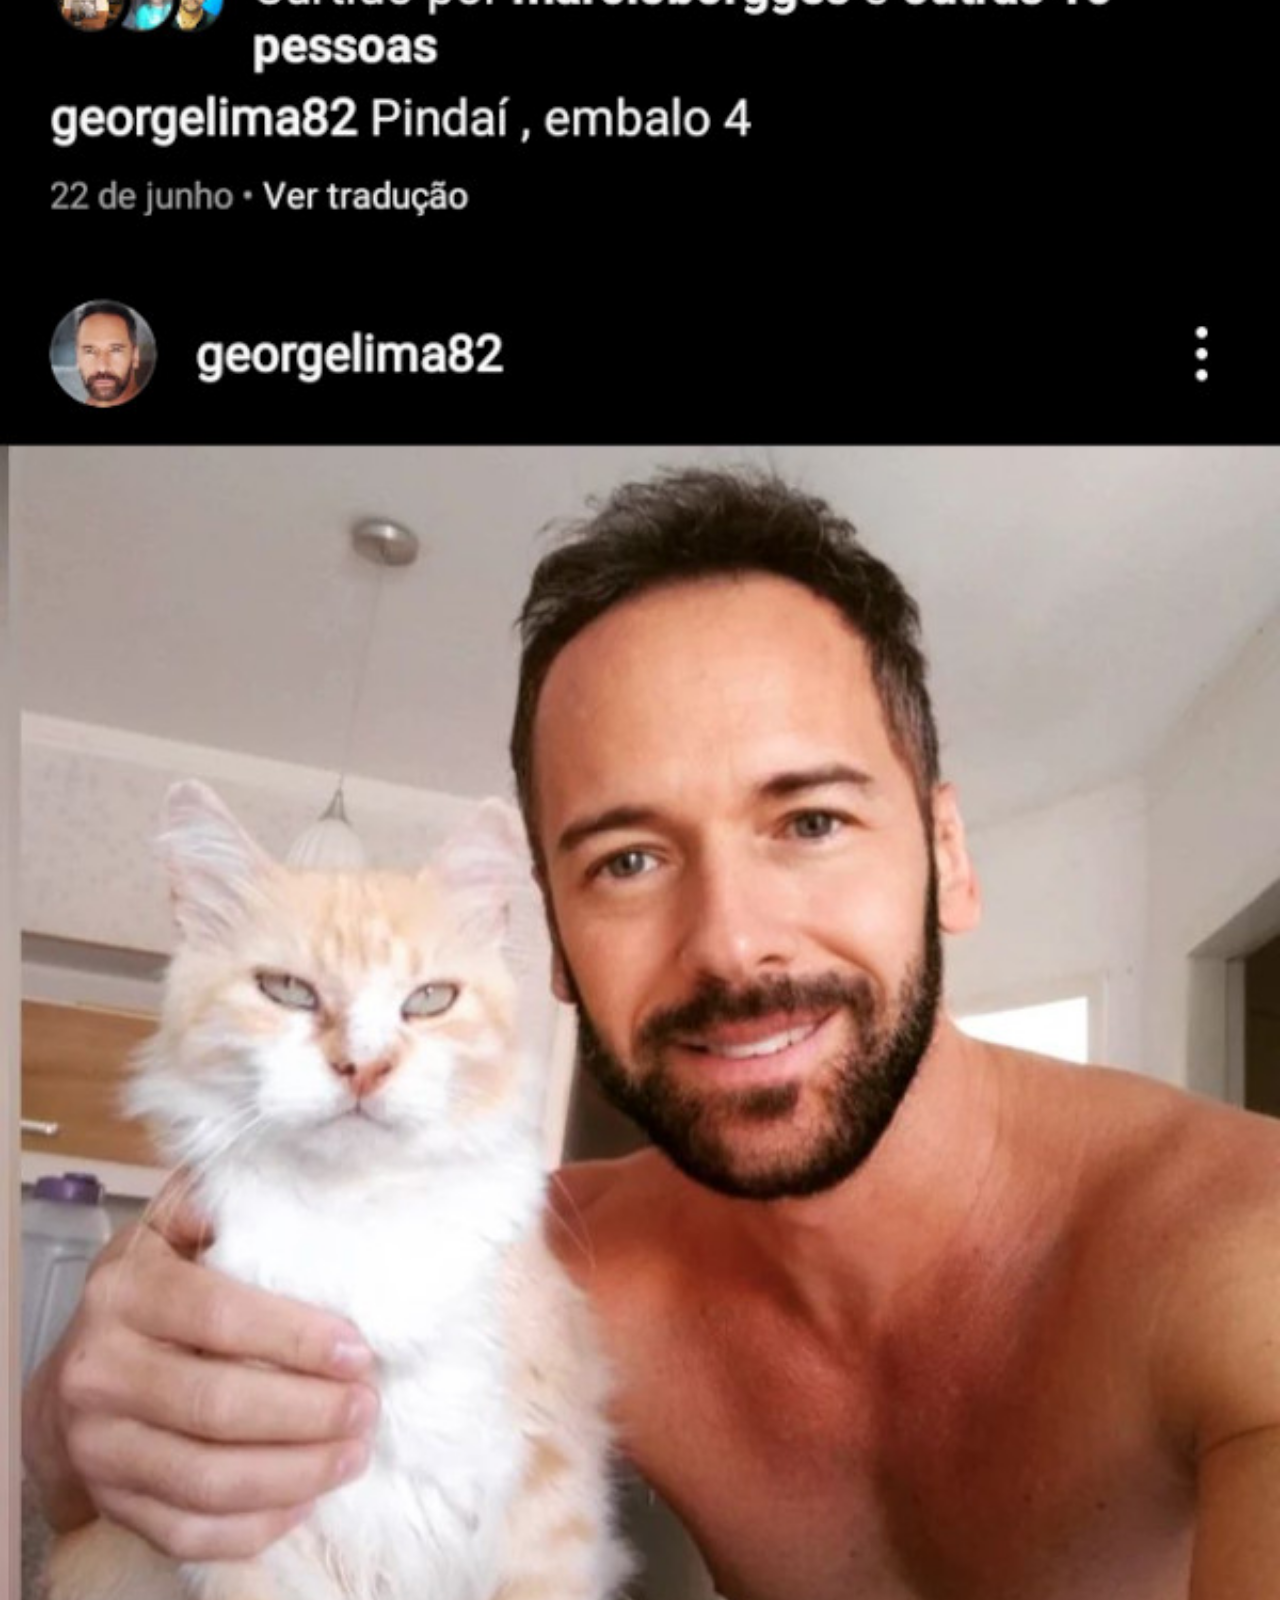
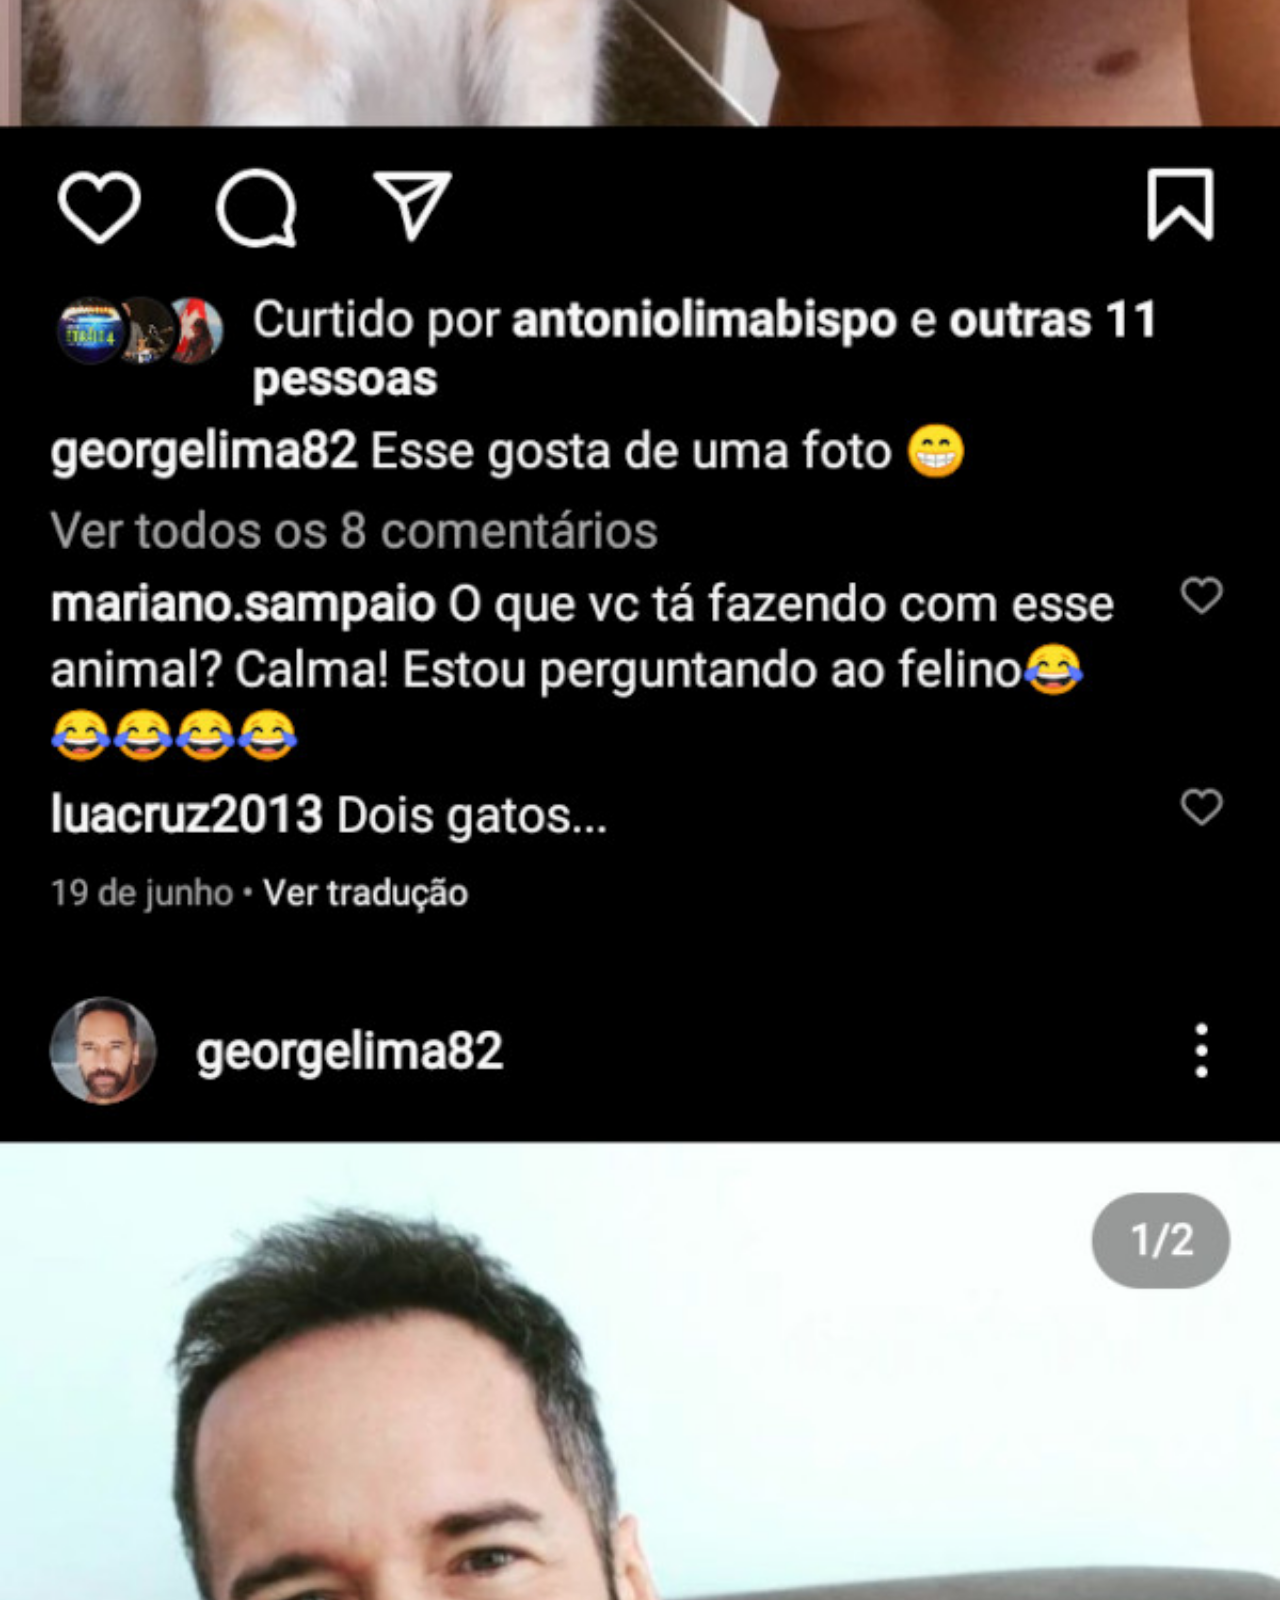
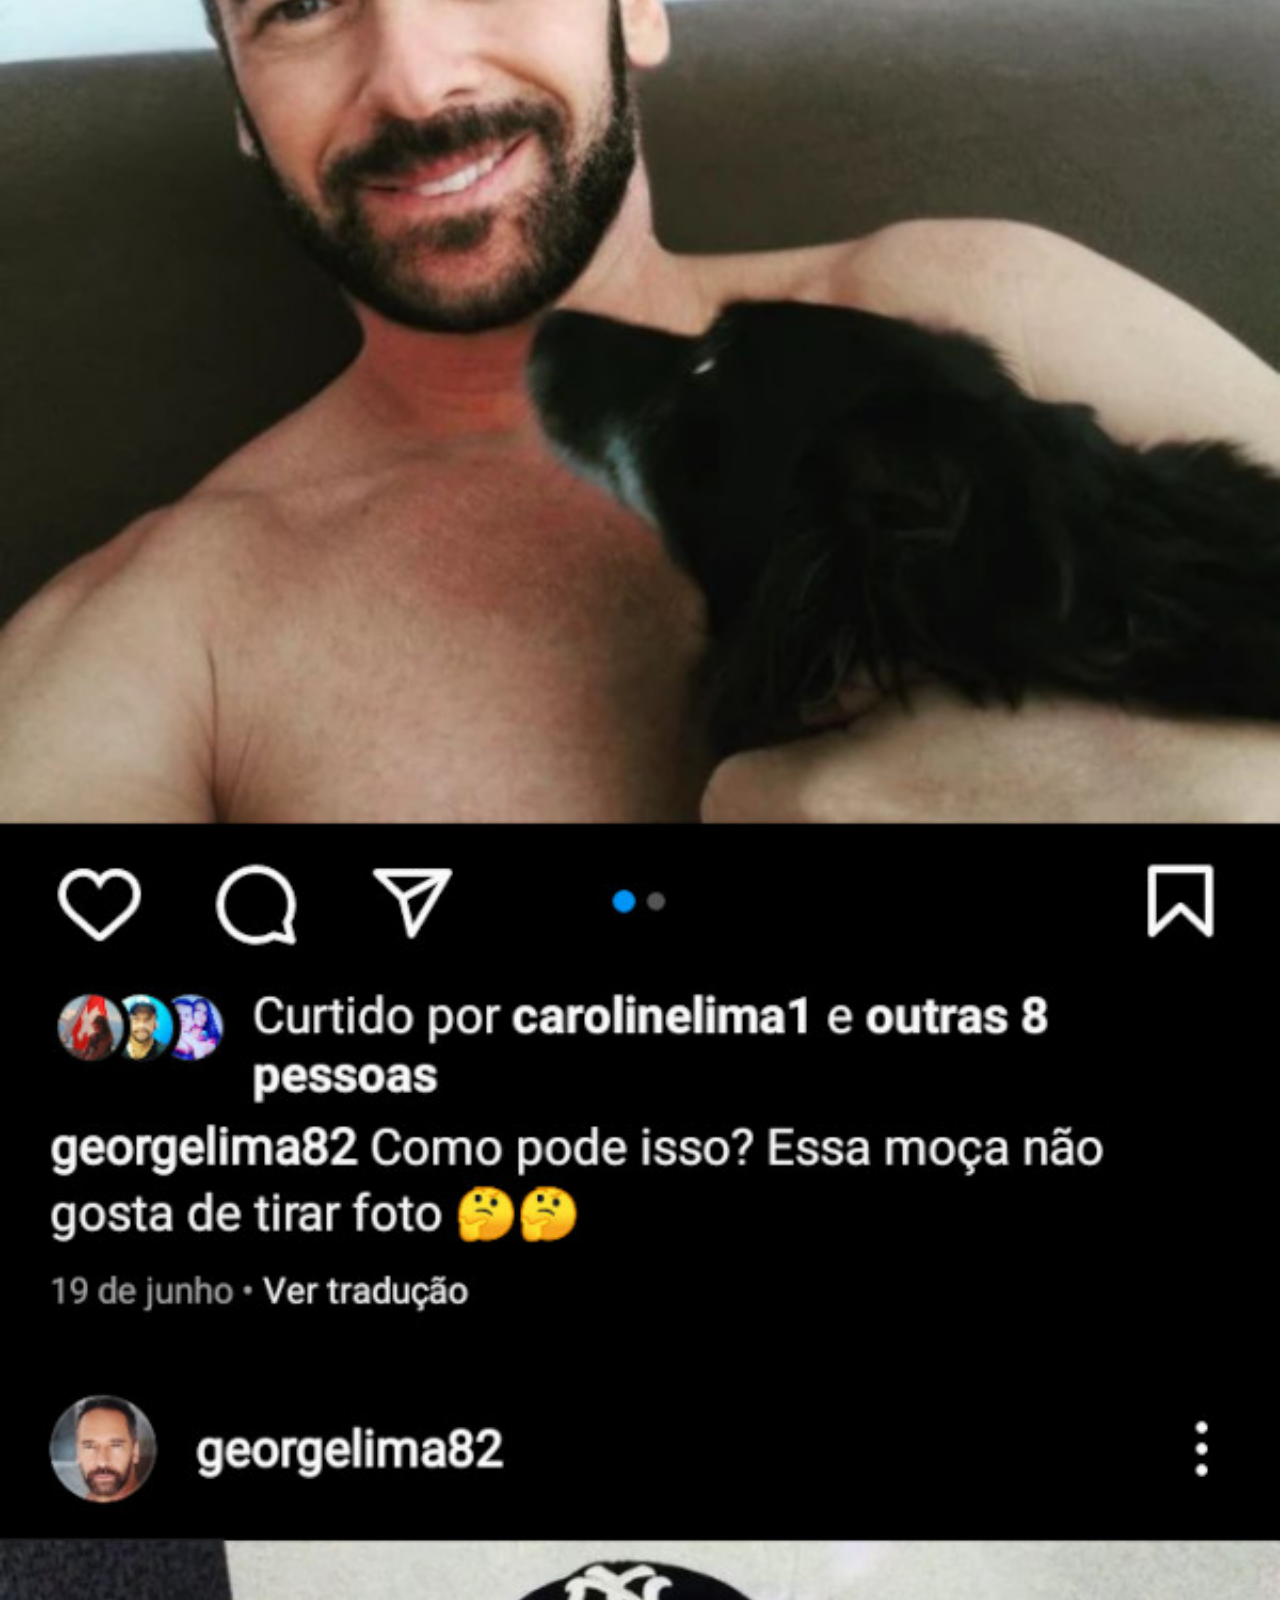
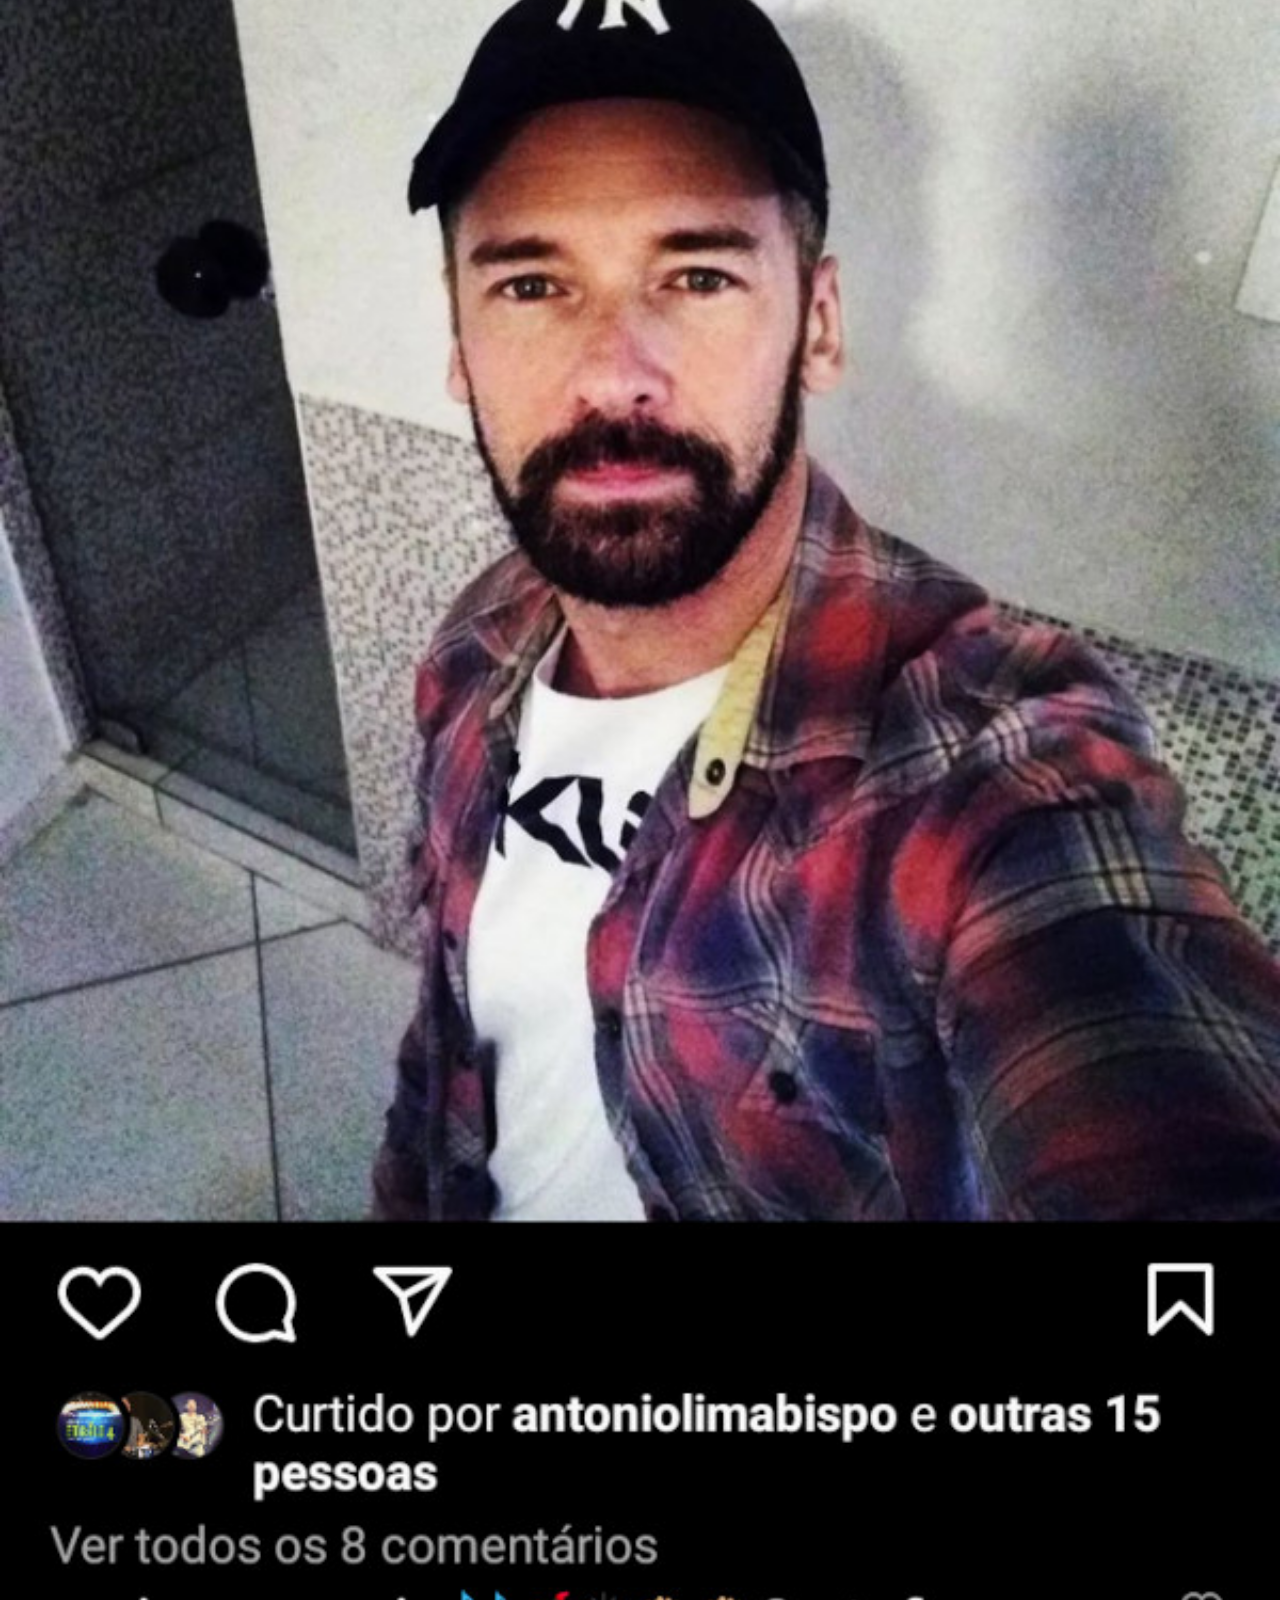
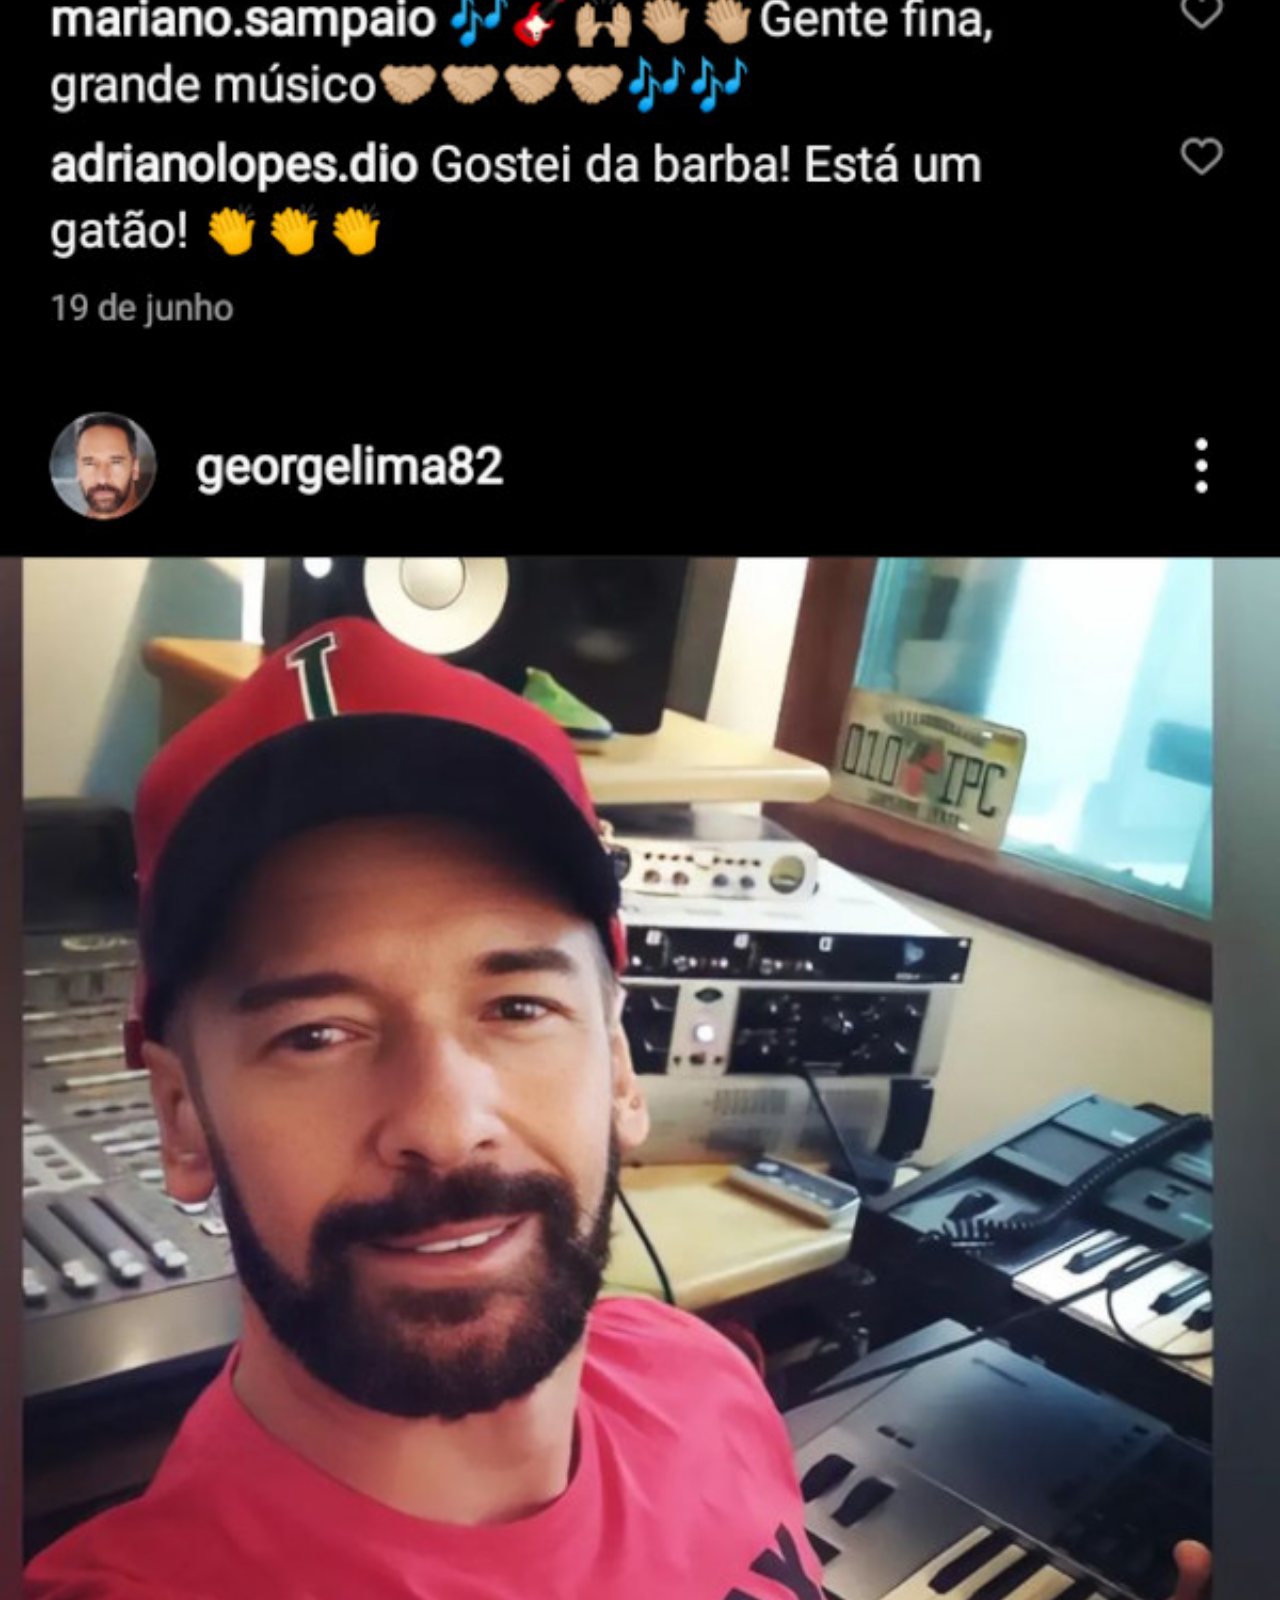
<file: instagram.html>
<!DOCTYPE html>
<html lang="pt-br">
<head>
    <meta charset="UTF-8">
    <meta http-equiv="X-UA-Compatible" content="IE=edge">
    <meta name="viewport" content="width=device-width, initial-scale=1.0">
    <title>logo-instagram</title>
    <link rel="stylesheet" href="stilos/social.css">
</head>
<body>
    <img src="imagens/instagrameu.jpg" alt="intagram">
    <a href="https://www.instagram.com/georgelima82/" target="_blank">ACESSE</a>
</body>
</html>
</file>
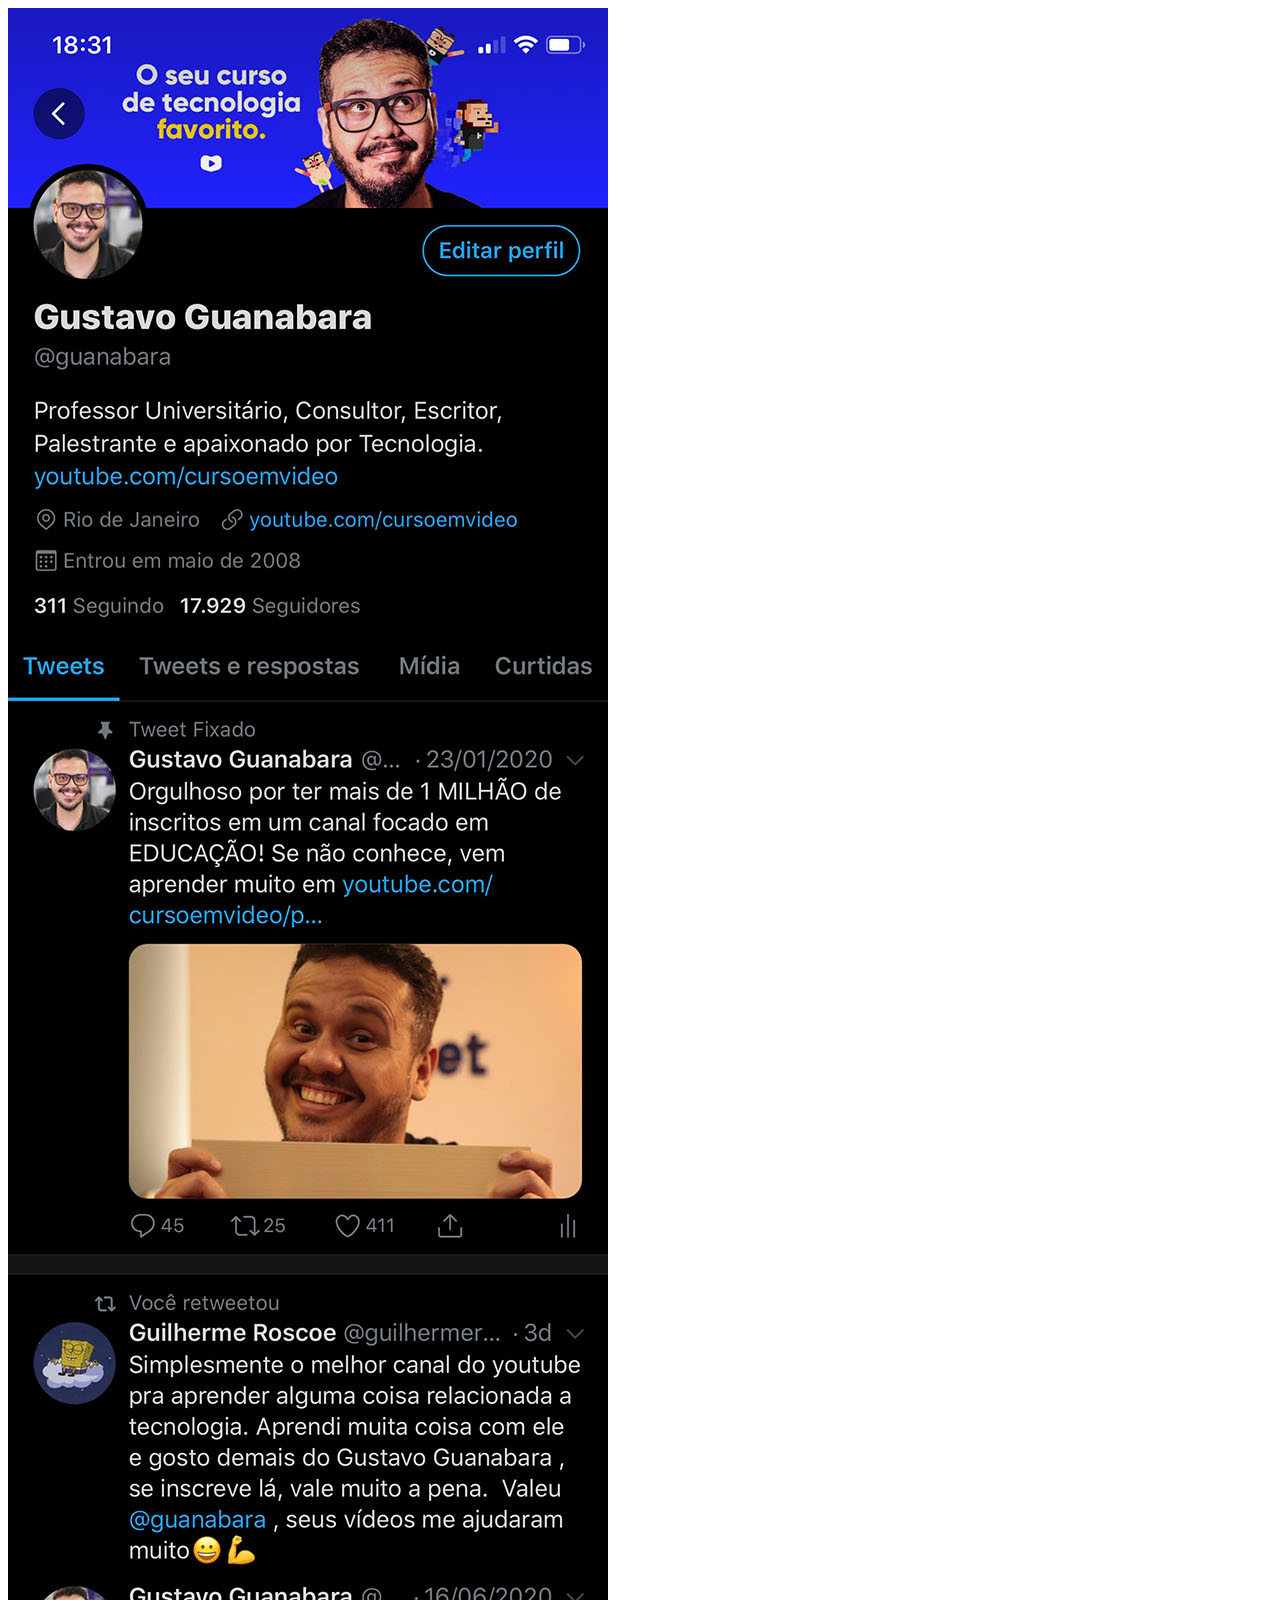
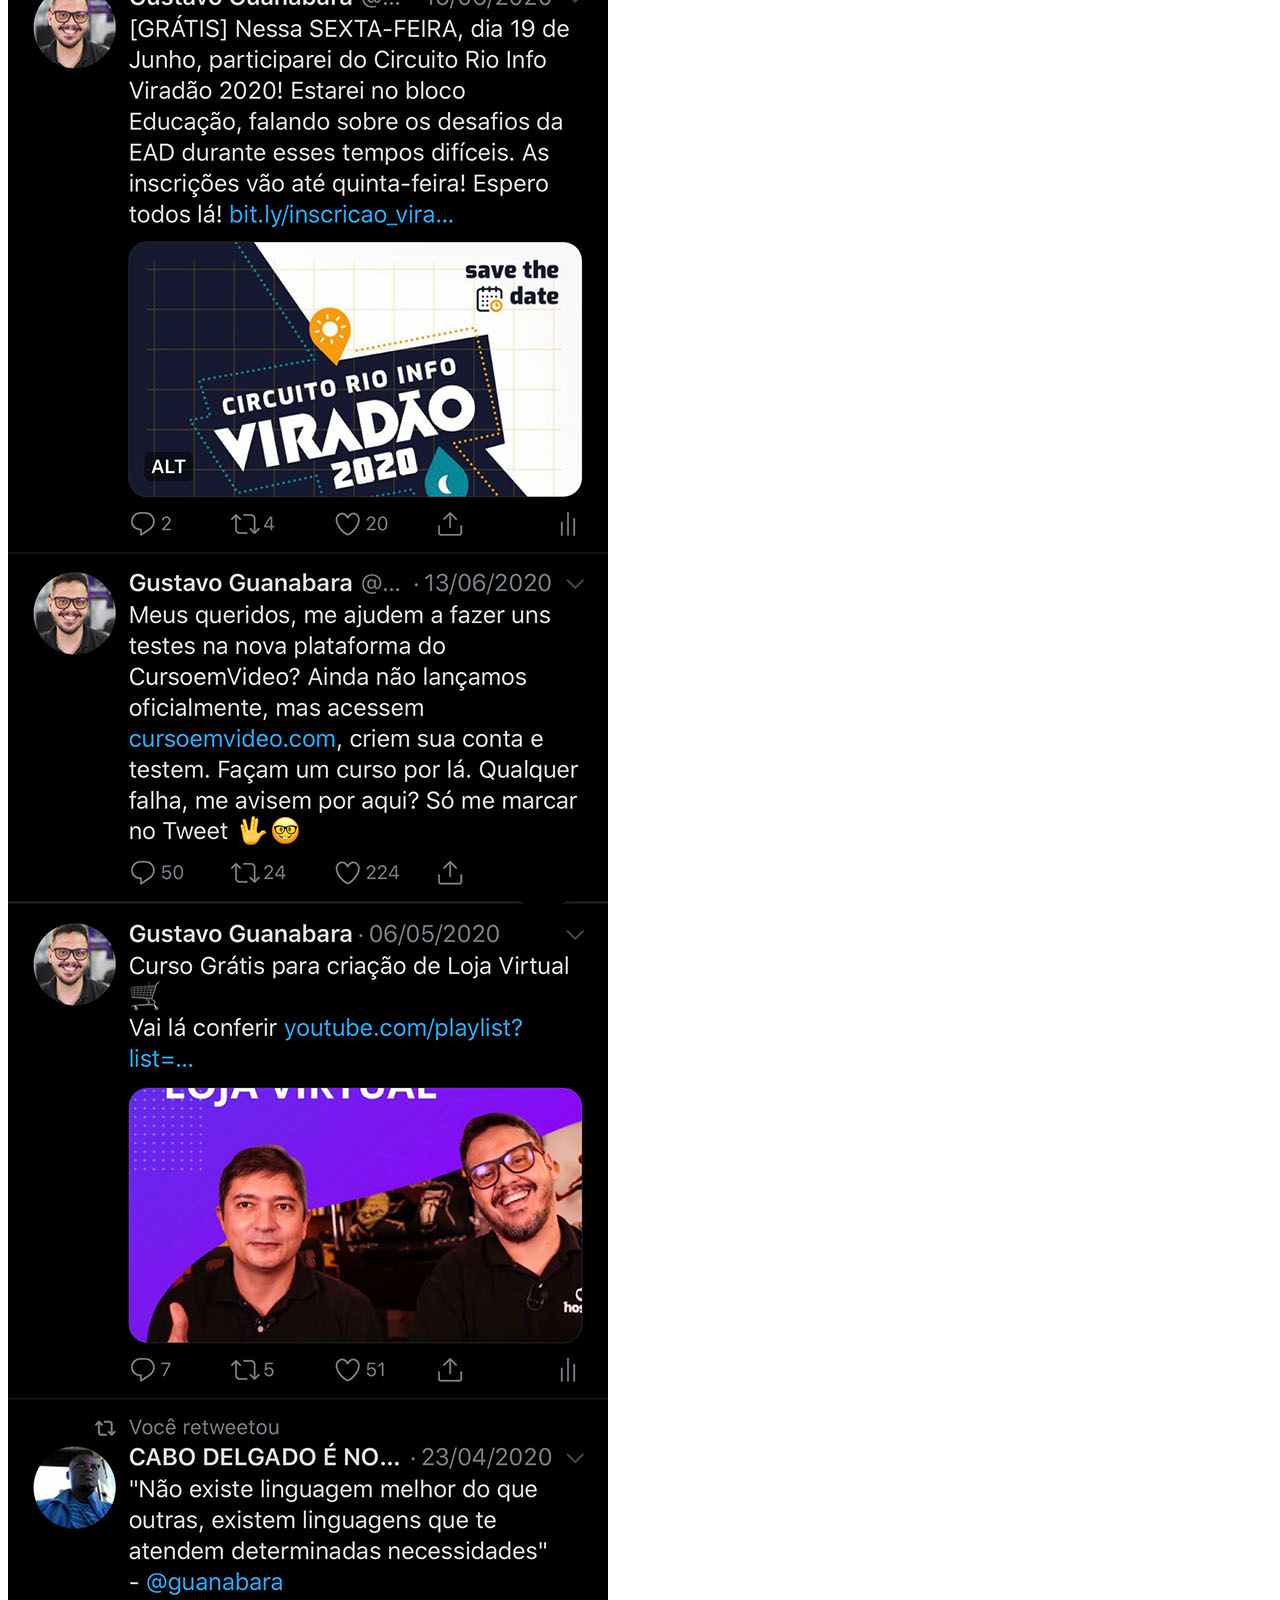
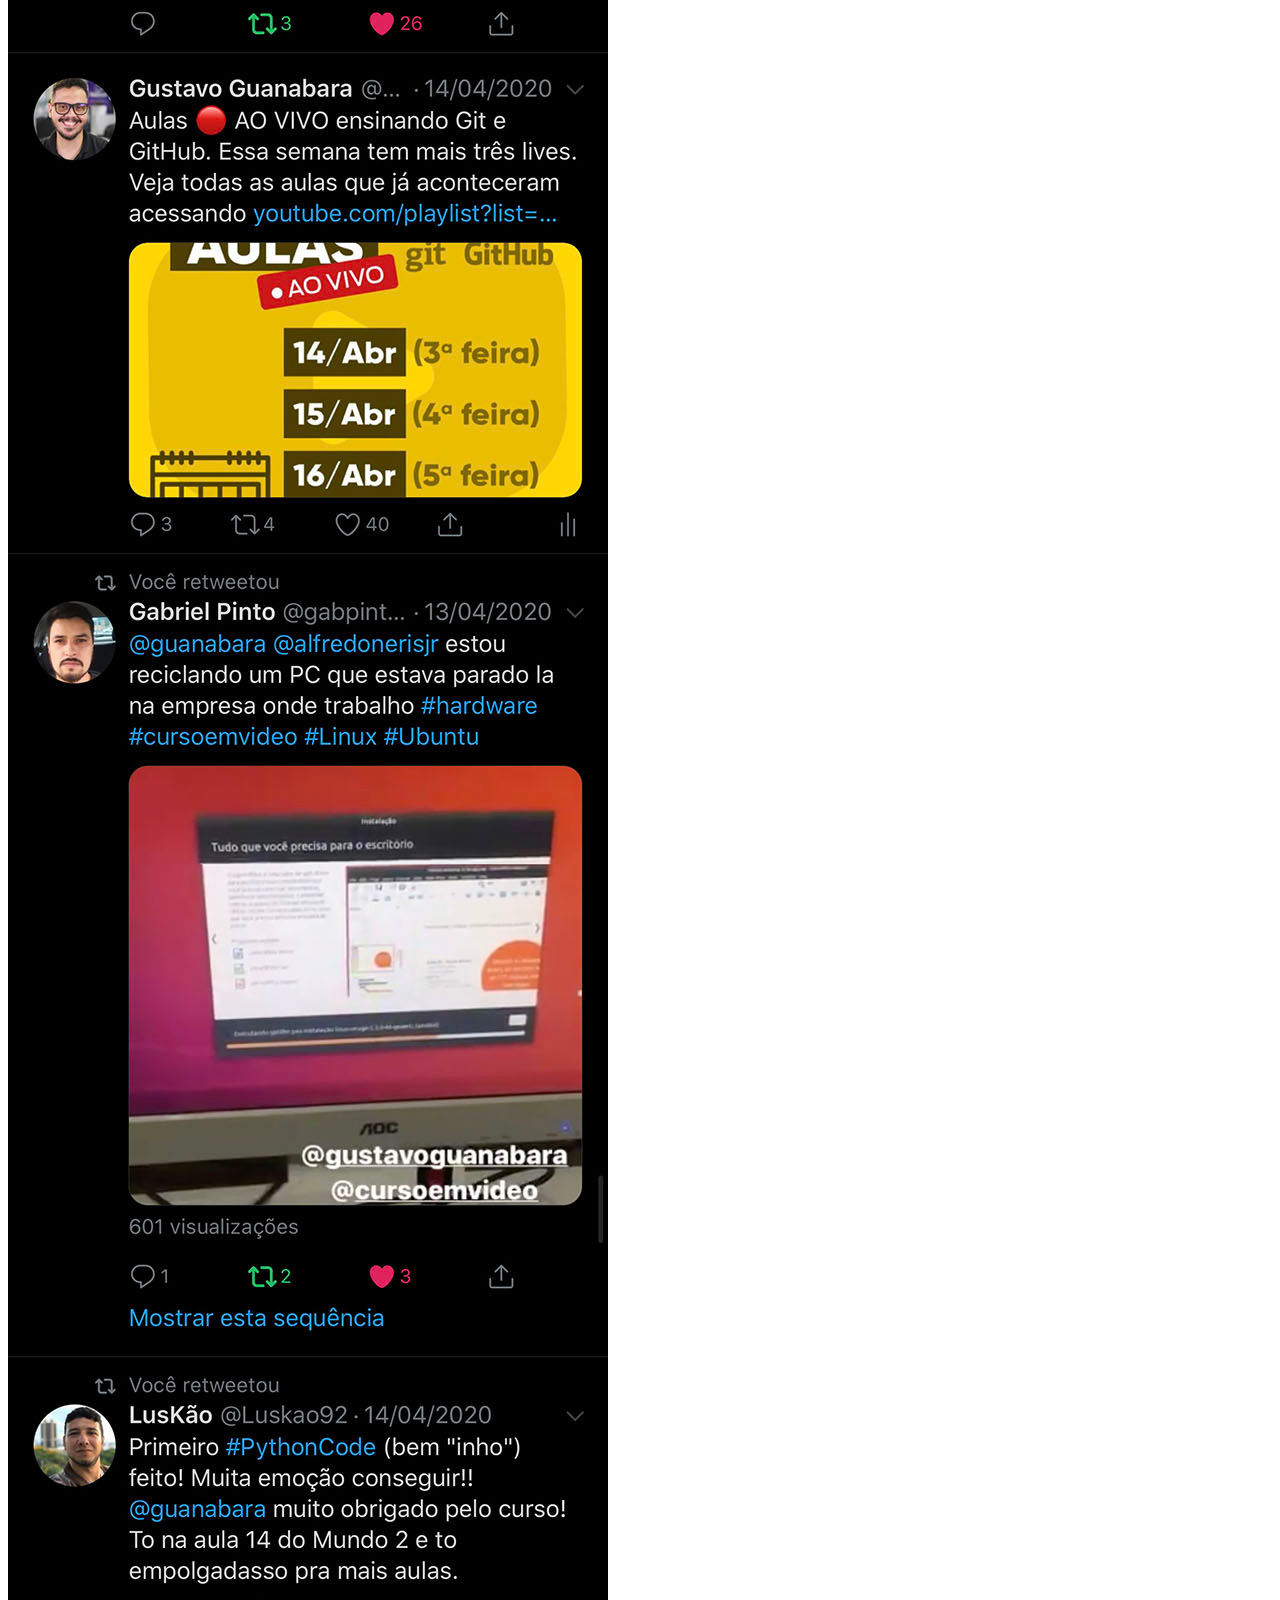
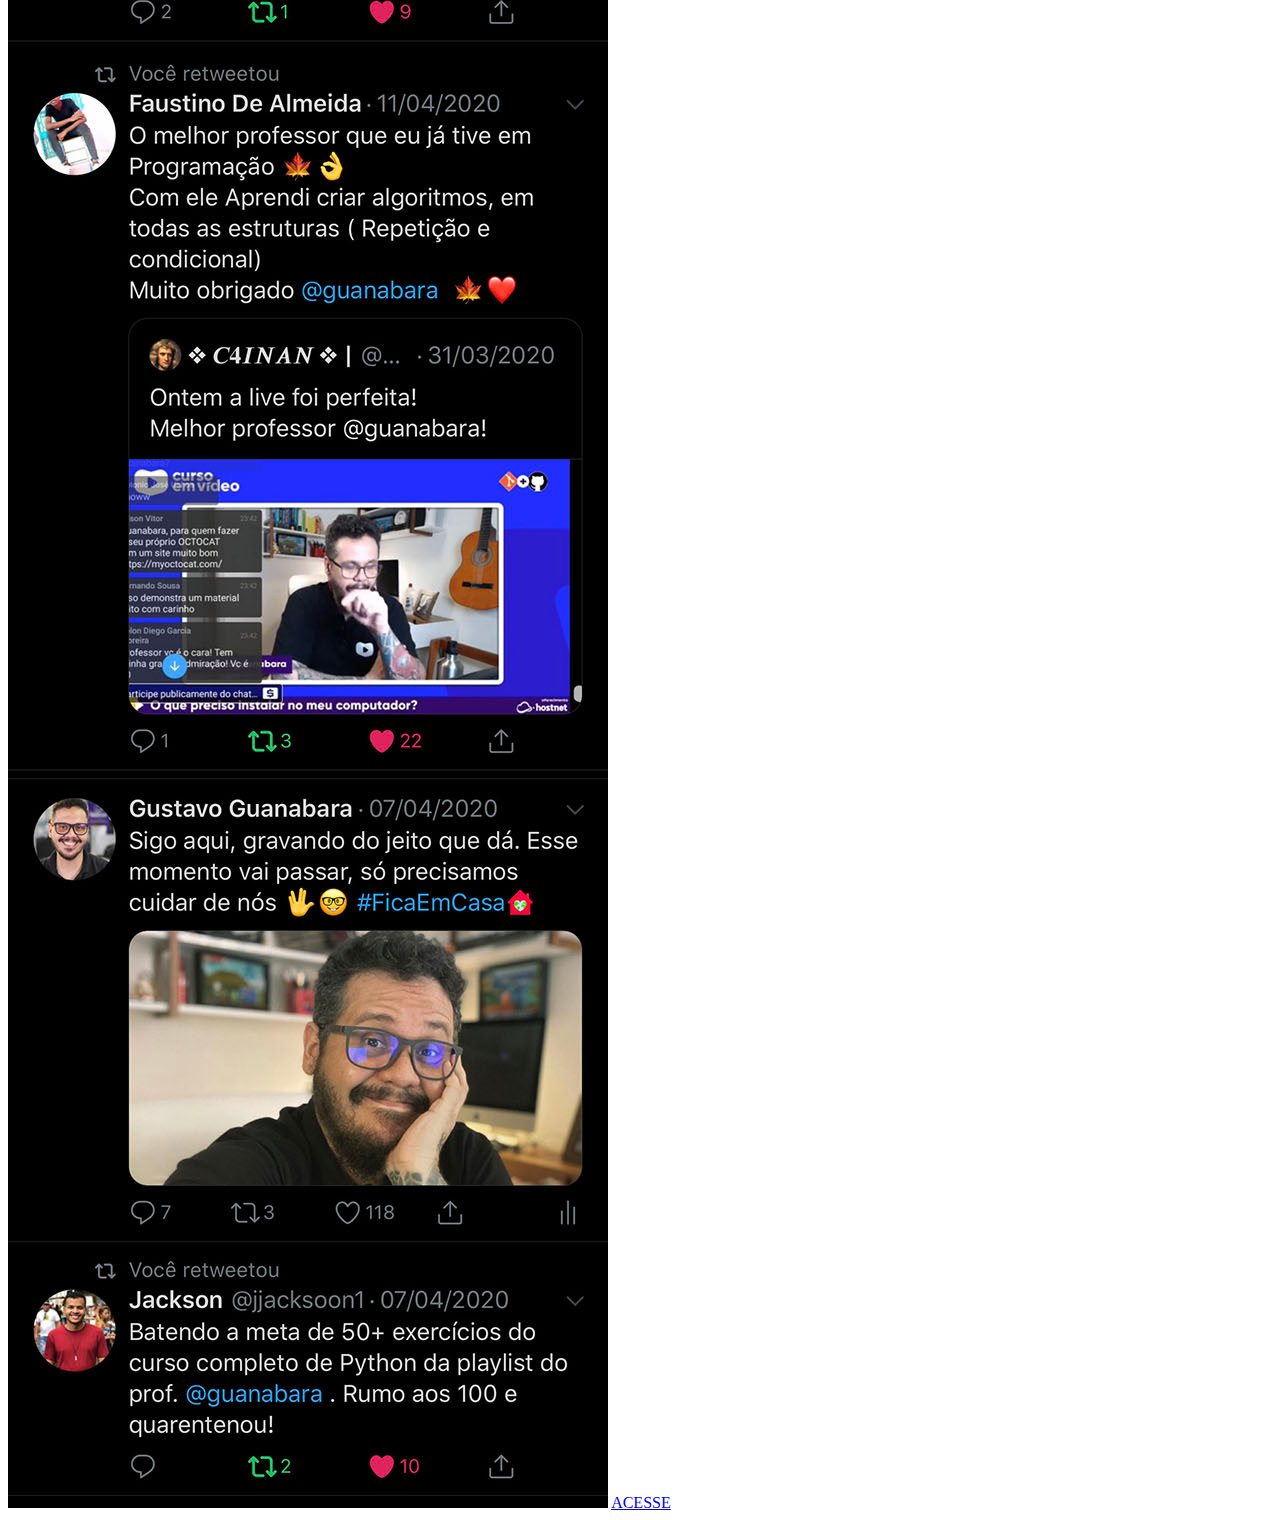
<file: twitter.html>
<!DOCTYPE html>
<html lang="pt-br">
<head>
    <meta charset="UTF-8">
    <meta http-equiv="X-UA-Compatible" content="IE=edge">
    <meta name="viewport" content="width=device-width, initial-scale=1.0">
    <title>twitter</title>
</head>
<body>
    <img src="imagens/tela-twitter.jpg" alt="">
    <a href="https://twitter.com/guanabara" target="_blank">ACESSE</a>
</body>
</html>
</file>
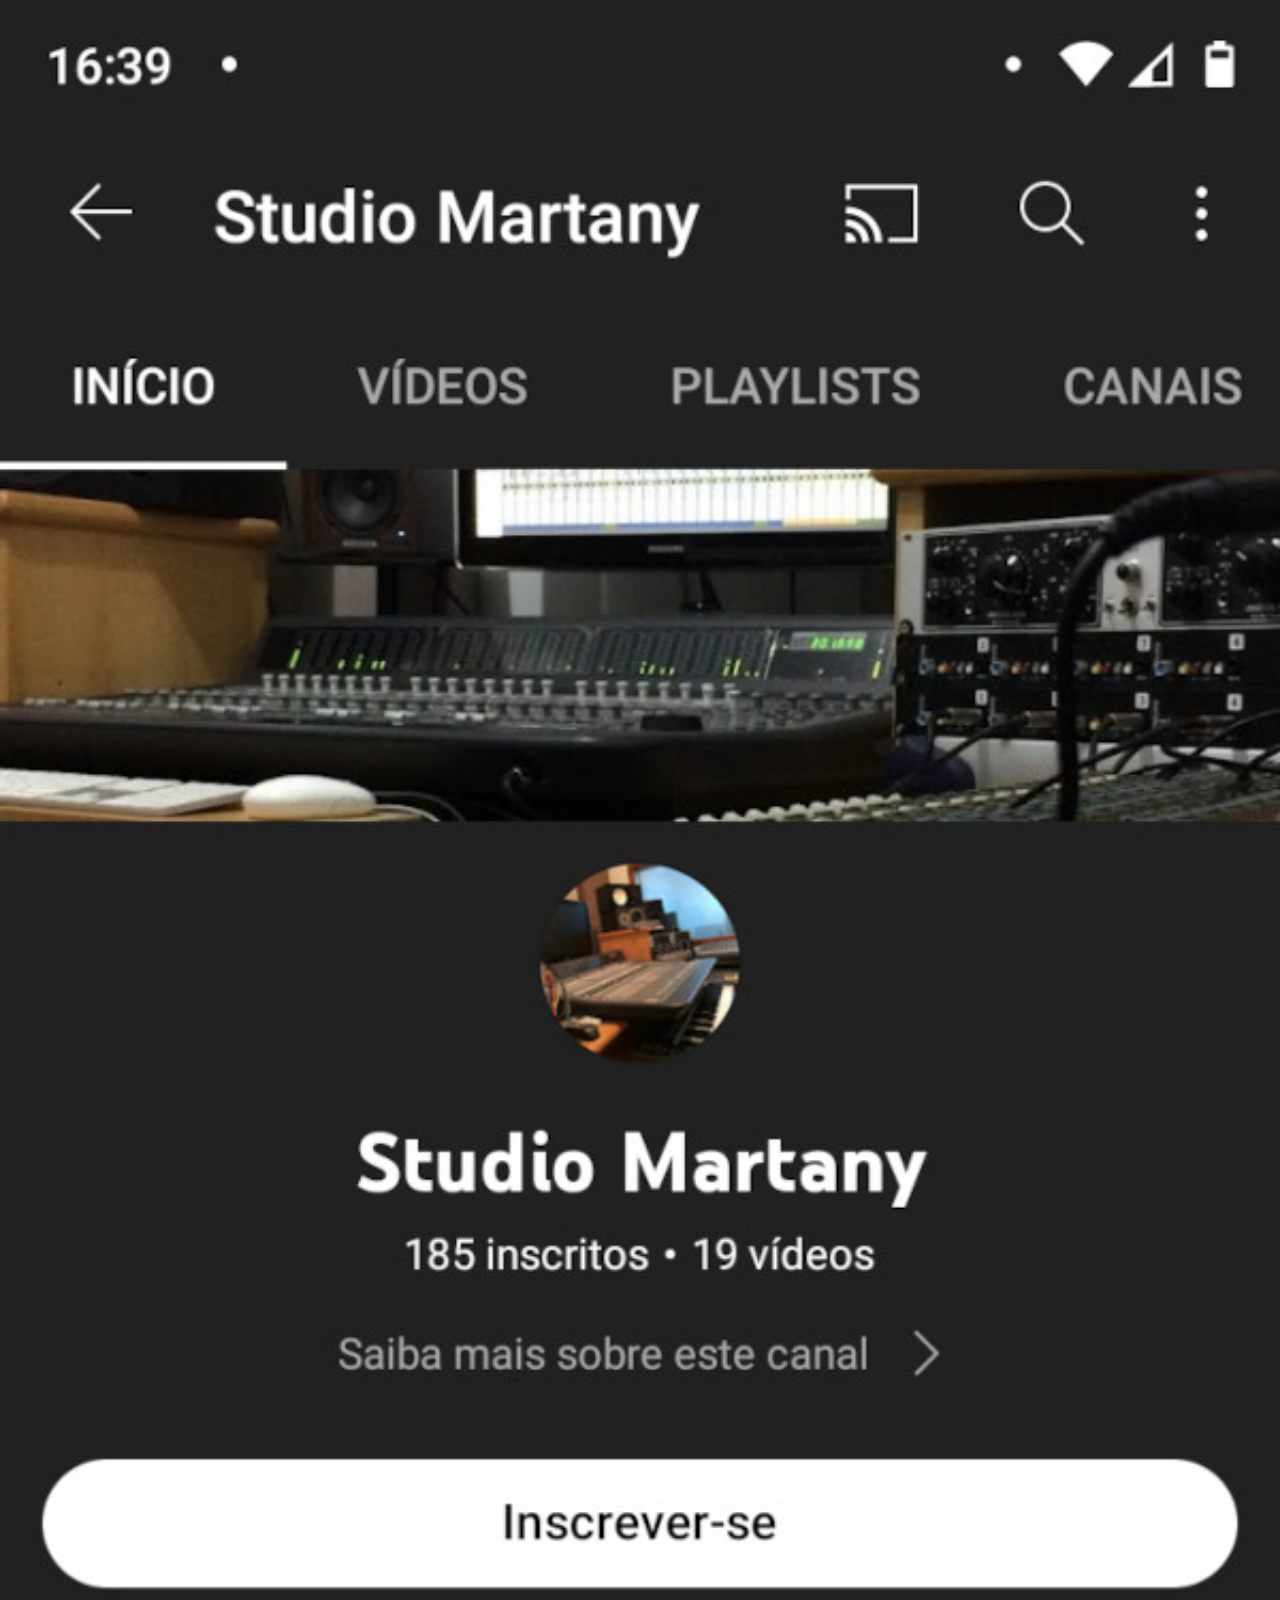
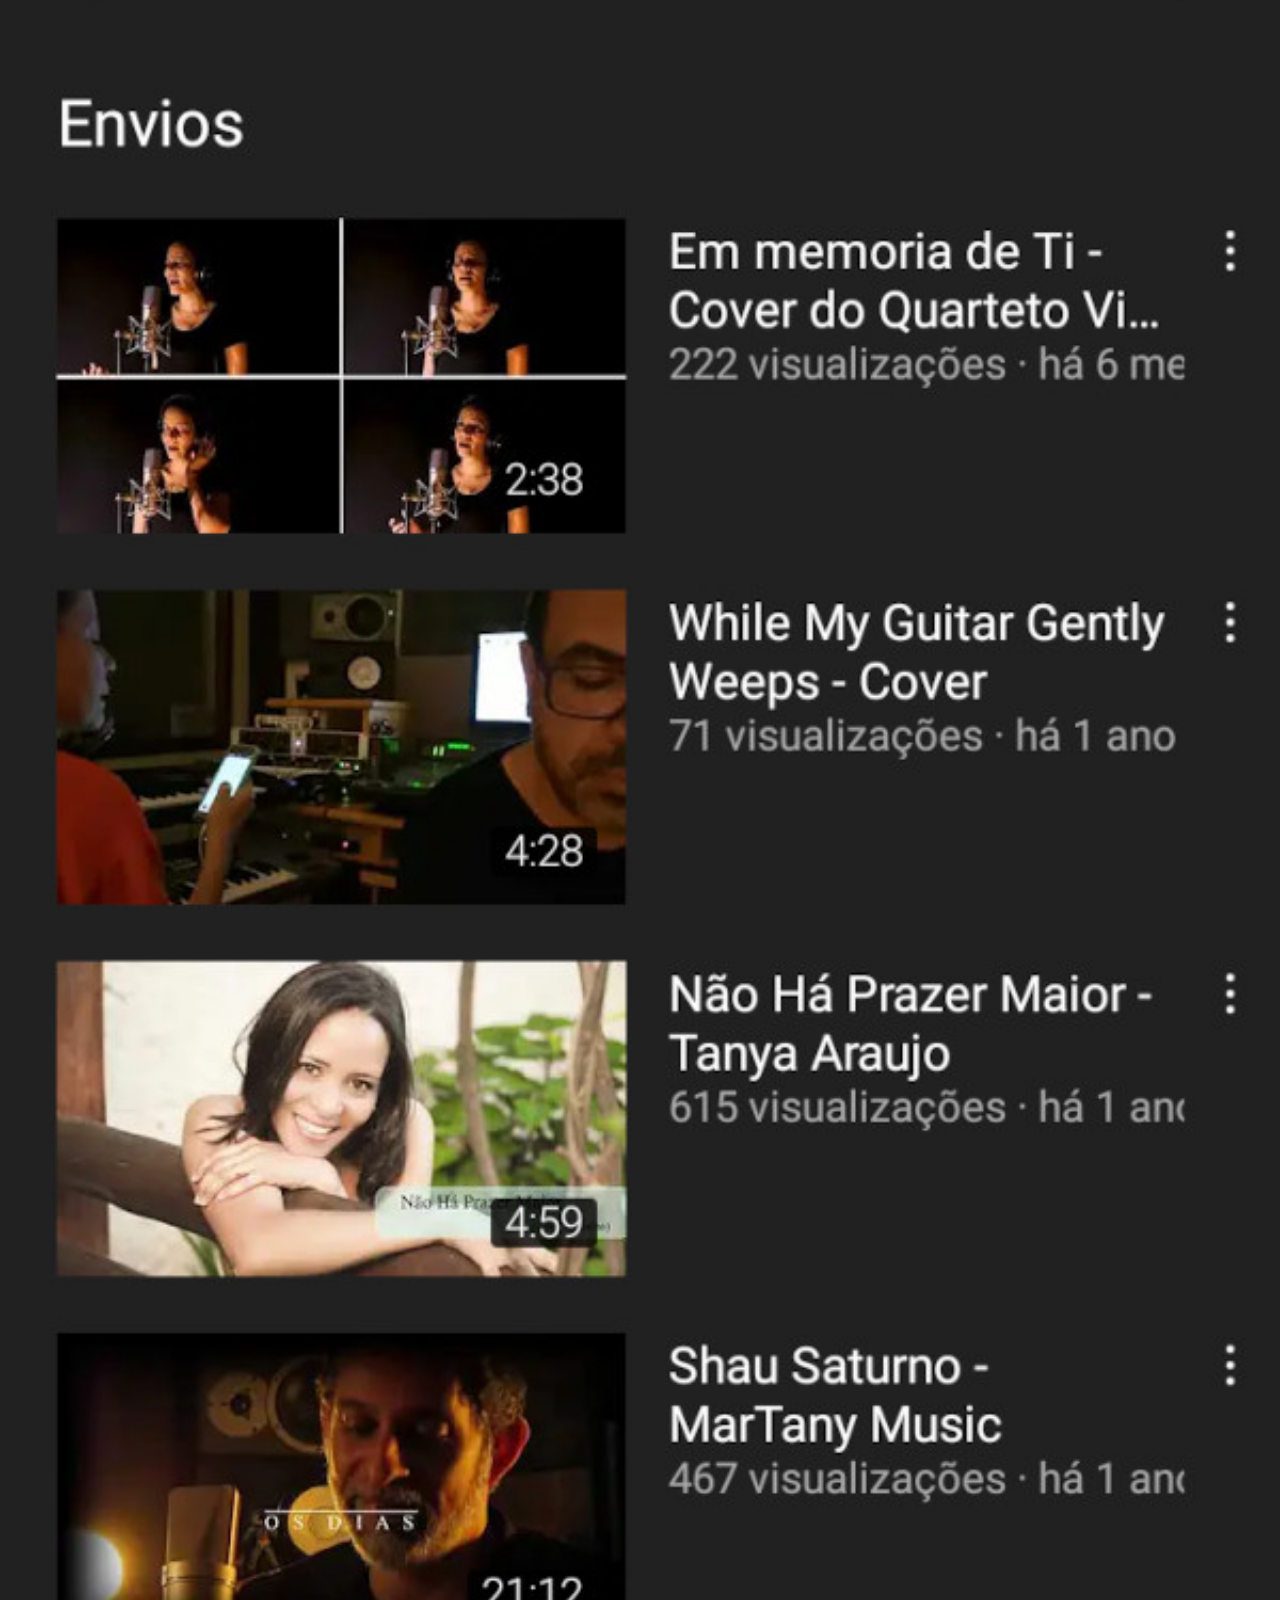
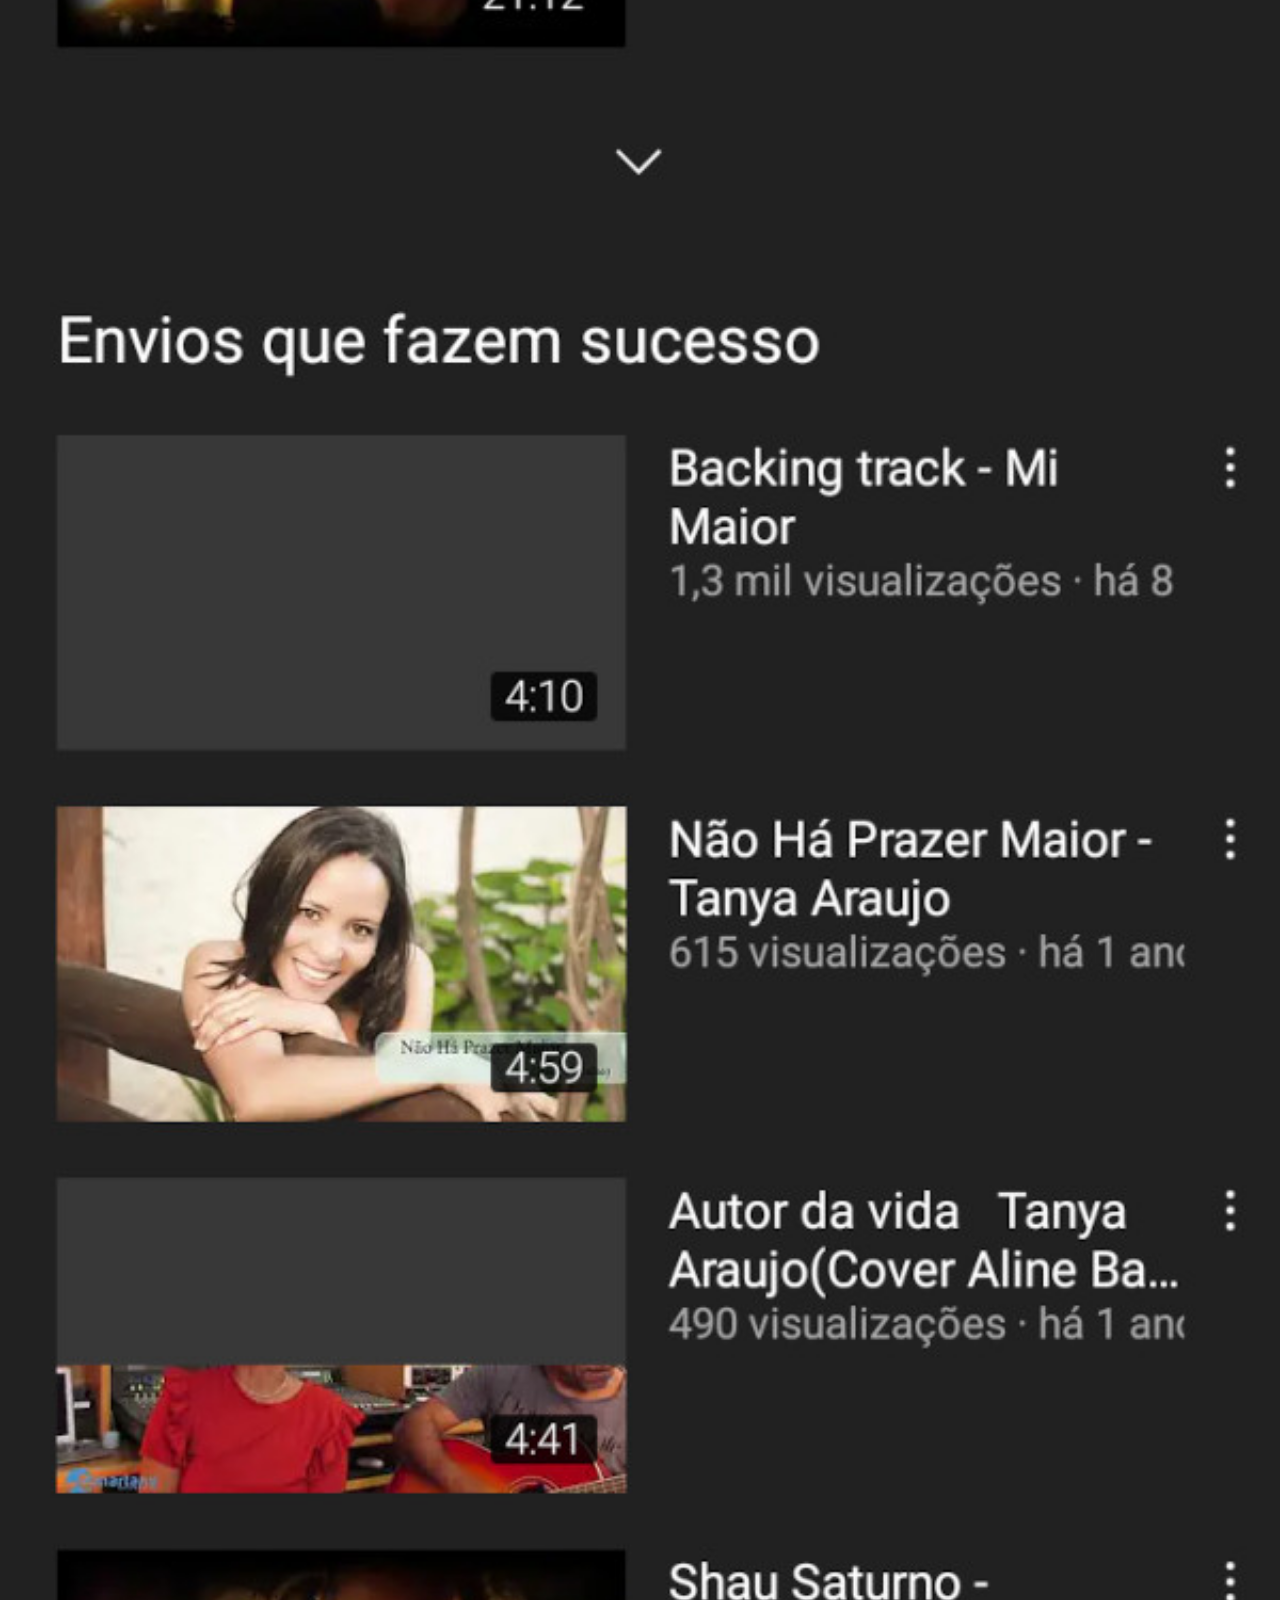
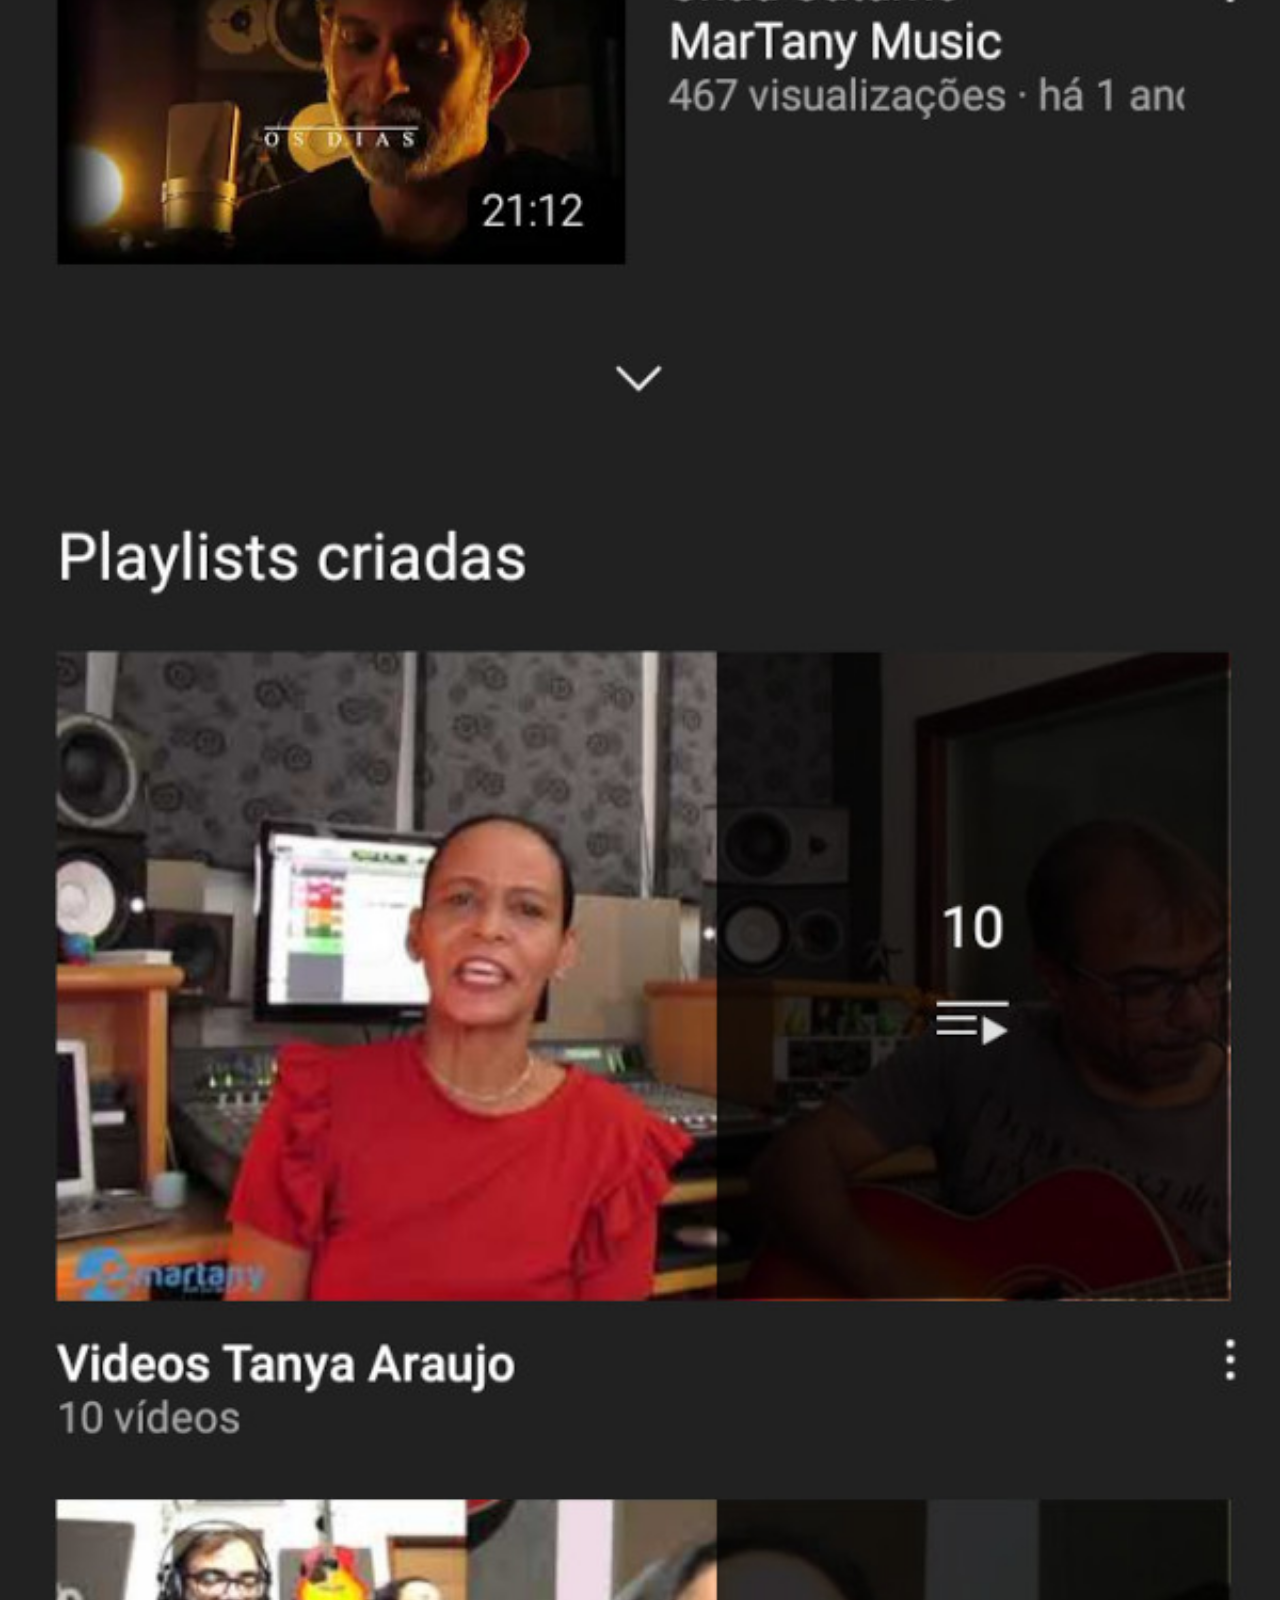
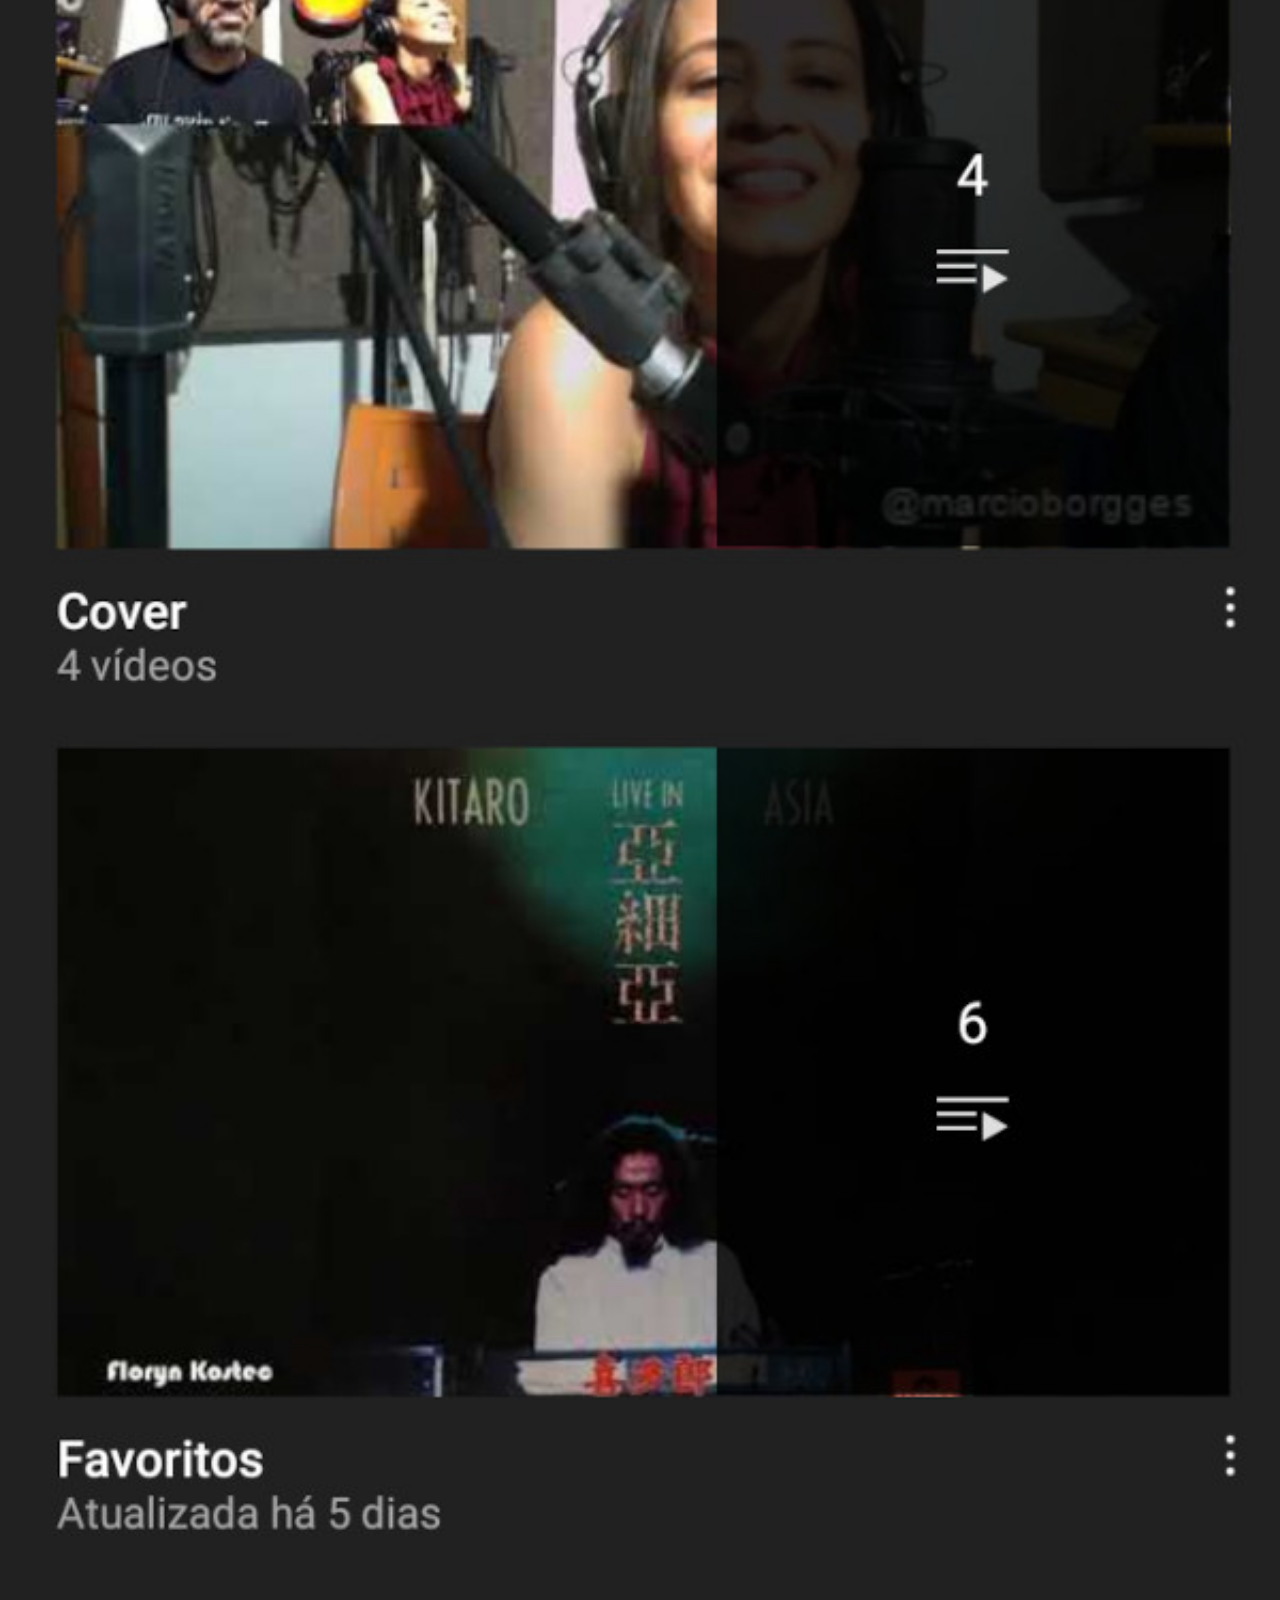
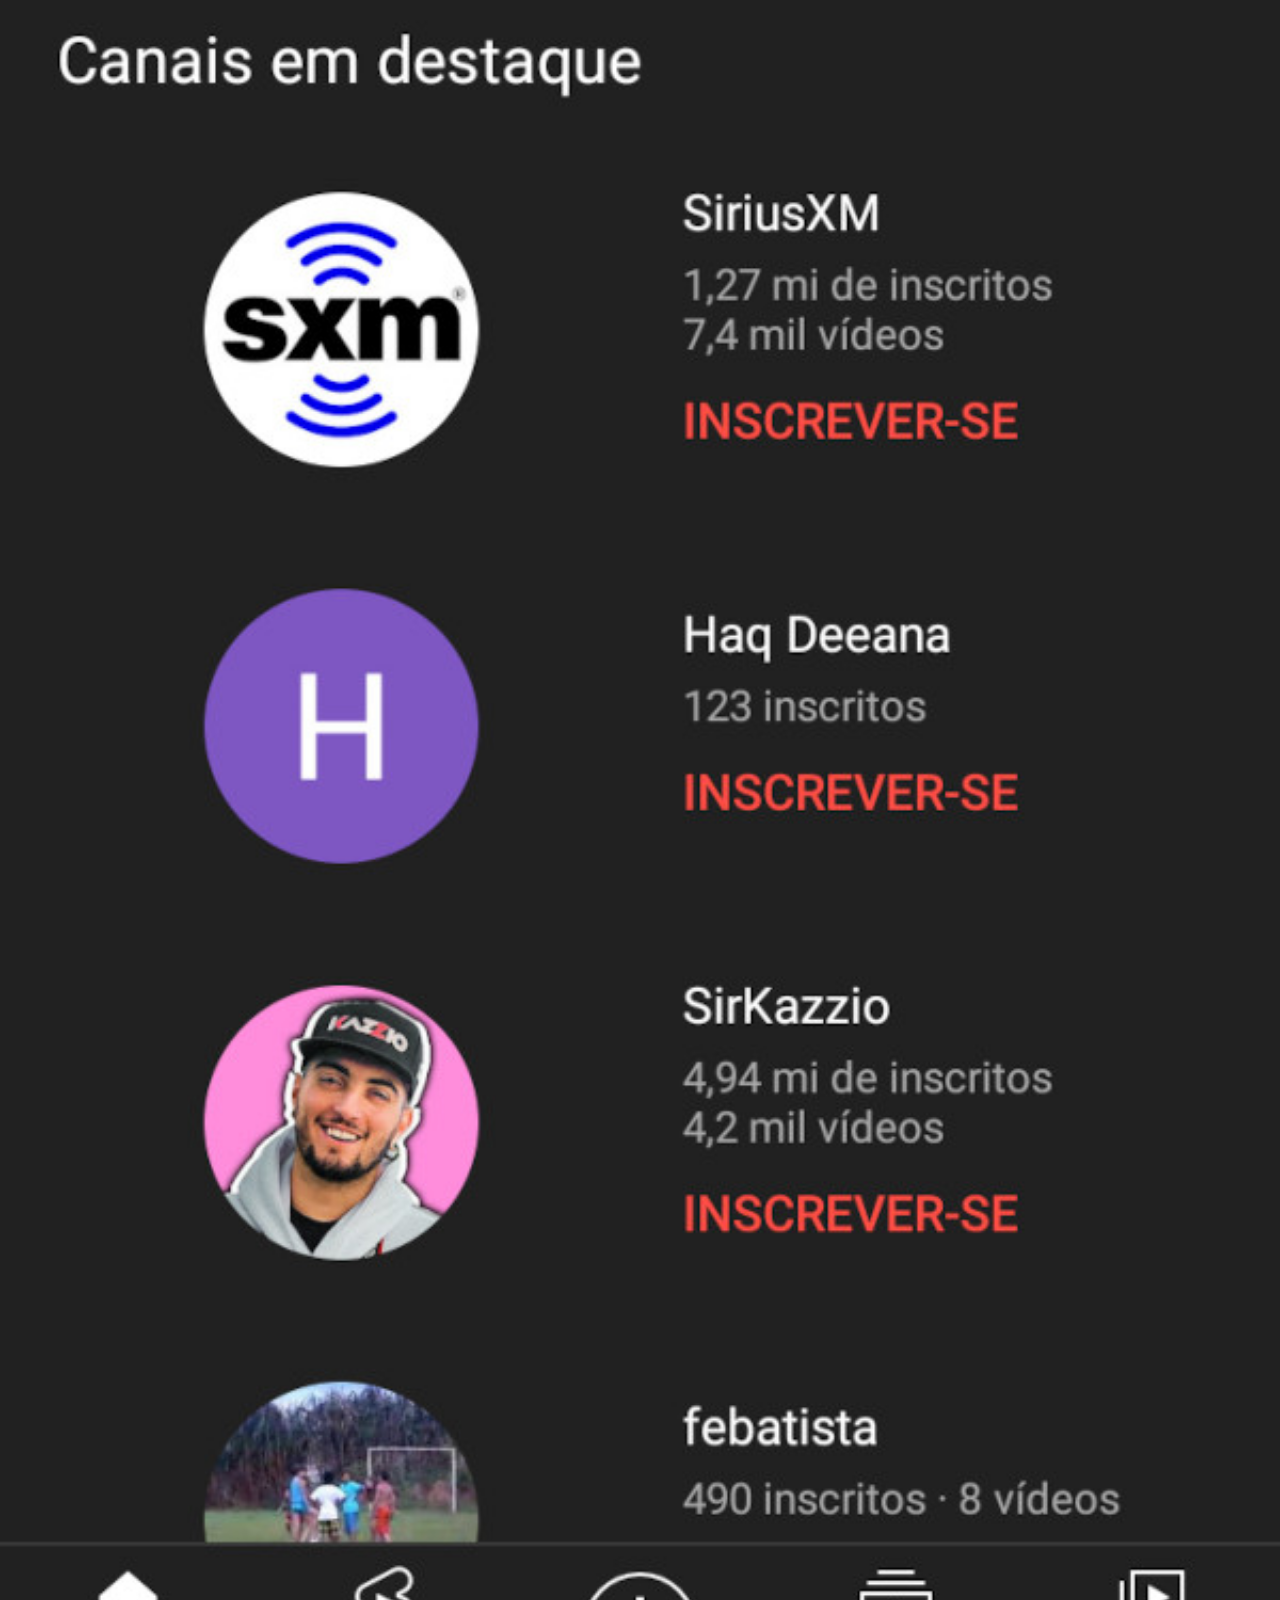
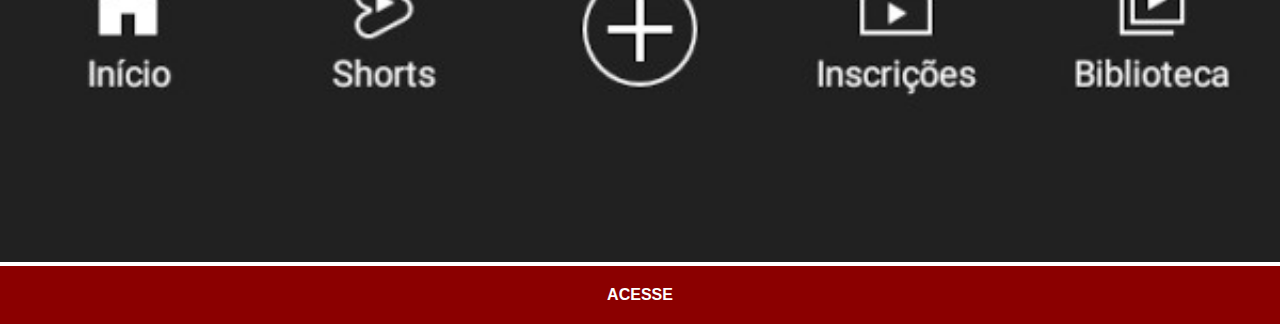
<file: youtube.html>
<!DOCTYPE html>
<html lang="pt-br">
<head>
    <meta charset="UTF-8">
    <meta http-equiv="X-UA-Compatible" content="IE=edge">
    <meta name="viewport" content="width=device-width, initial-scale=1.0">
    <title>youtube</title>
           <link rel="stylesheet" href="stilos/social.css">
     
</head>

<body>
    <img src="imagens/youtubeeu.jpg" alt="youtube">
    <a href="https://www.youtube.com/user/martanyborges/playlists" target="_blank">ACESSE</a>
</body>
</html>
</file>
<file: stilos/style.css>
@charset "UTF-8";

*{
    margin: 0px;
    padding: 0px;
    font-family: Arial, Helvetica, sans-serif;
    
}
html,body{
   width: 100%;
   height: 100%;

  
}
body{
   
    background-image: url(../imagens/fundo-madeira.jpg);
   background-repeat: no-repeat top center;
  background-size: cover;
  background-attachment: fixed;
   
}
main{
    position: relative;
    height: 100vh;
    
   
   
    
}

section#telefone{
   
    position: absolute;
    height: 627px;
    width: 315px;/*o certo 322px*/
    top: 50%;/*certo 50%*/
    left: 44%;/*certo 37%*/
    transform: translate( -50%, -50%);
    background-image: url(../imagens/frame-iphone.png);
    background-repeat: no-repeat;
  }
iframe#tela{
    position: relative;
    top: 80px;/*o certo 80px*/
    left: 22px;/*o certo 22px*/
    height: 471px;/*certo 471px*/
    width: 267px;/*267 0 certo*/
   
  
}
section#rede-sociais img {
   
    width: 40px;/*o certo 50px icones*/
    margin: 3px;
    margin-top: 50px;
     
    border-radius: 50%;
    box-shadow: 2px 2px 2px 2px rgba(0, 0, 0, 0.412);
    box-sizing: border-box;
   
   

}
section#rede-sociais{
 text-align: right;
 padding-right: 10px;


}
section#rede-sociais img:hover{
         border: solid 2px rgba(255, 255, 255, 0.179);
         transform: translate(-3px, -3px);
         box-shadow: 5px 5px 10px rgba(0, 0, 0, 0.489);
         transition:transform 1s;
   
       
      
}
</file>
<file: stilos/social.css>
@charset "UTF8";

*{
    margin: 0px;
    padding: 0px;
    font-family: Arial, Helvetica, sans-serif;
}
img{
   width: 100VW;
   
}
a{
 display: block;
 background-color: darkred;
 color: white;
 padding: 20px;
 text-align: center;
 font-weight: bolder;
 text-decoration: none;

}
</file>
